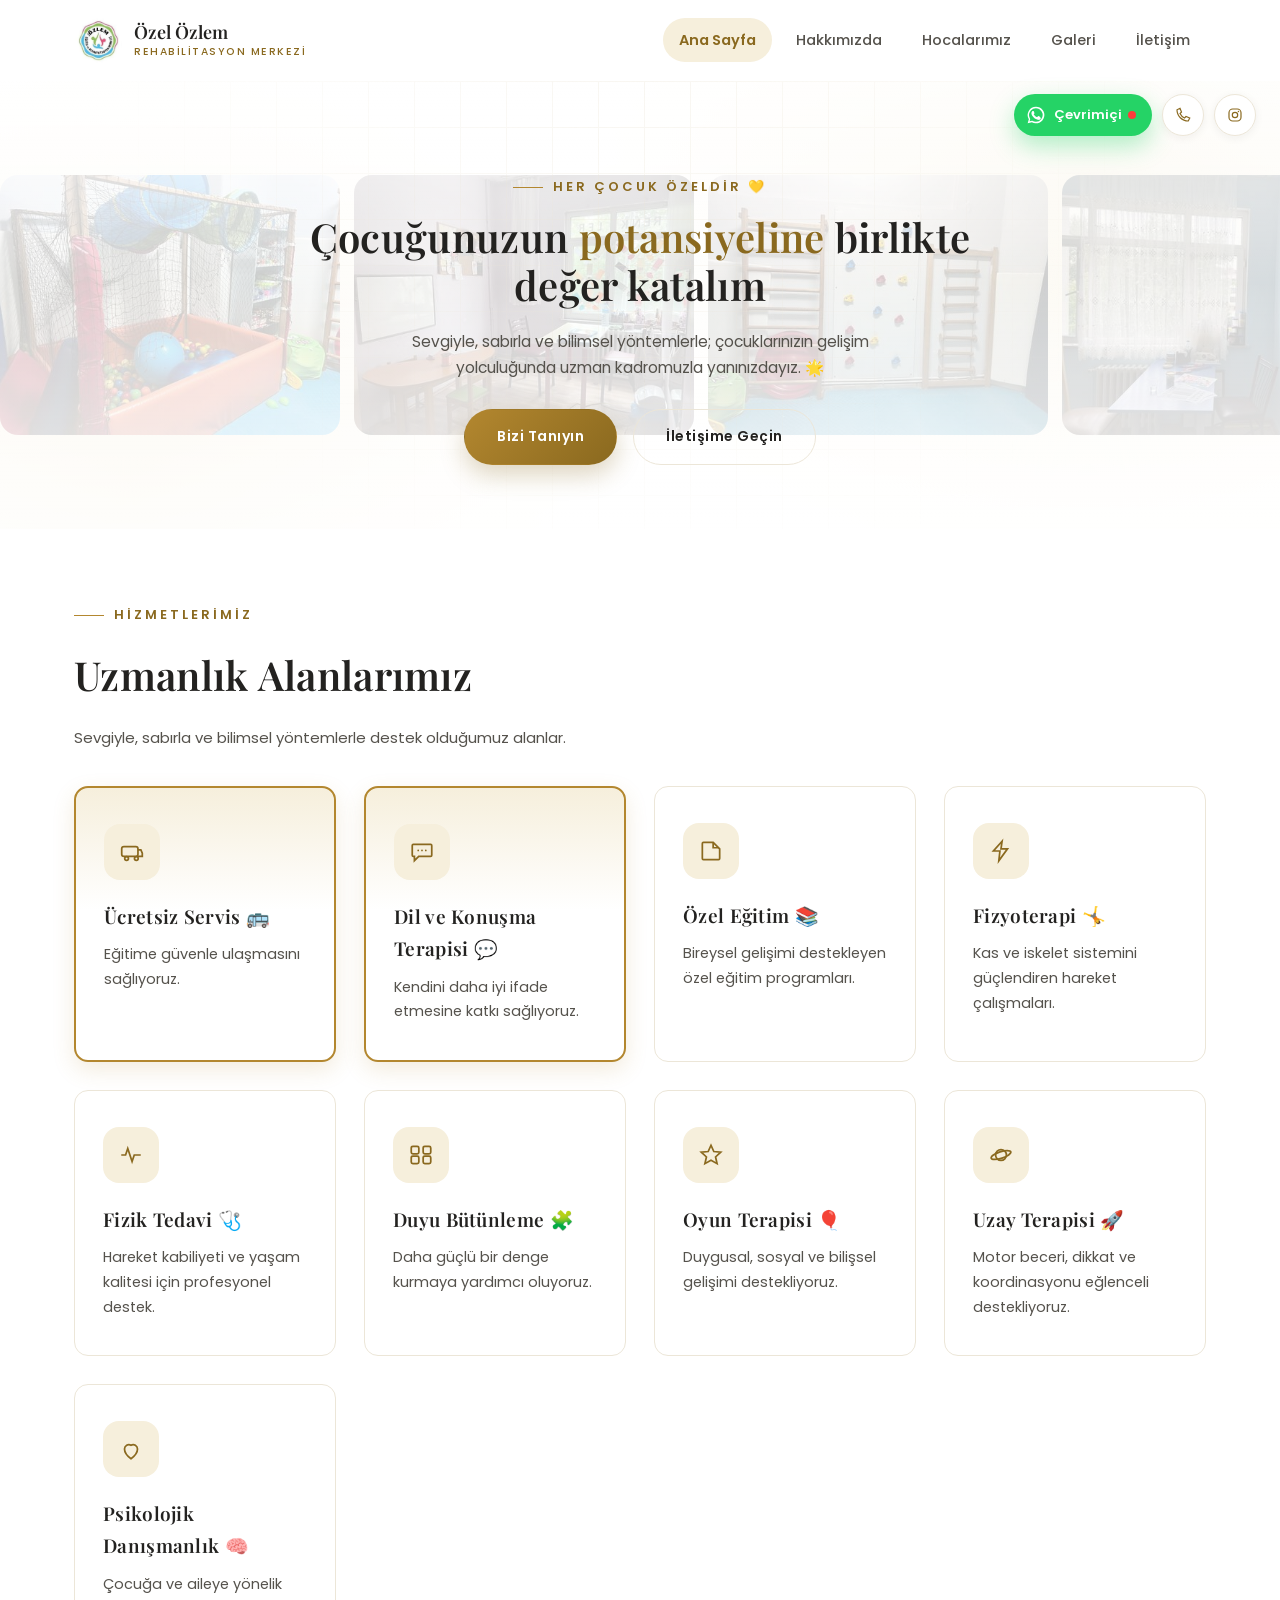
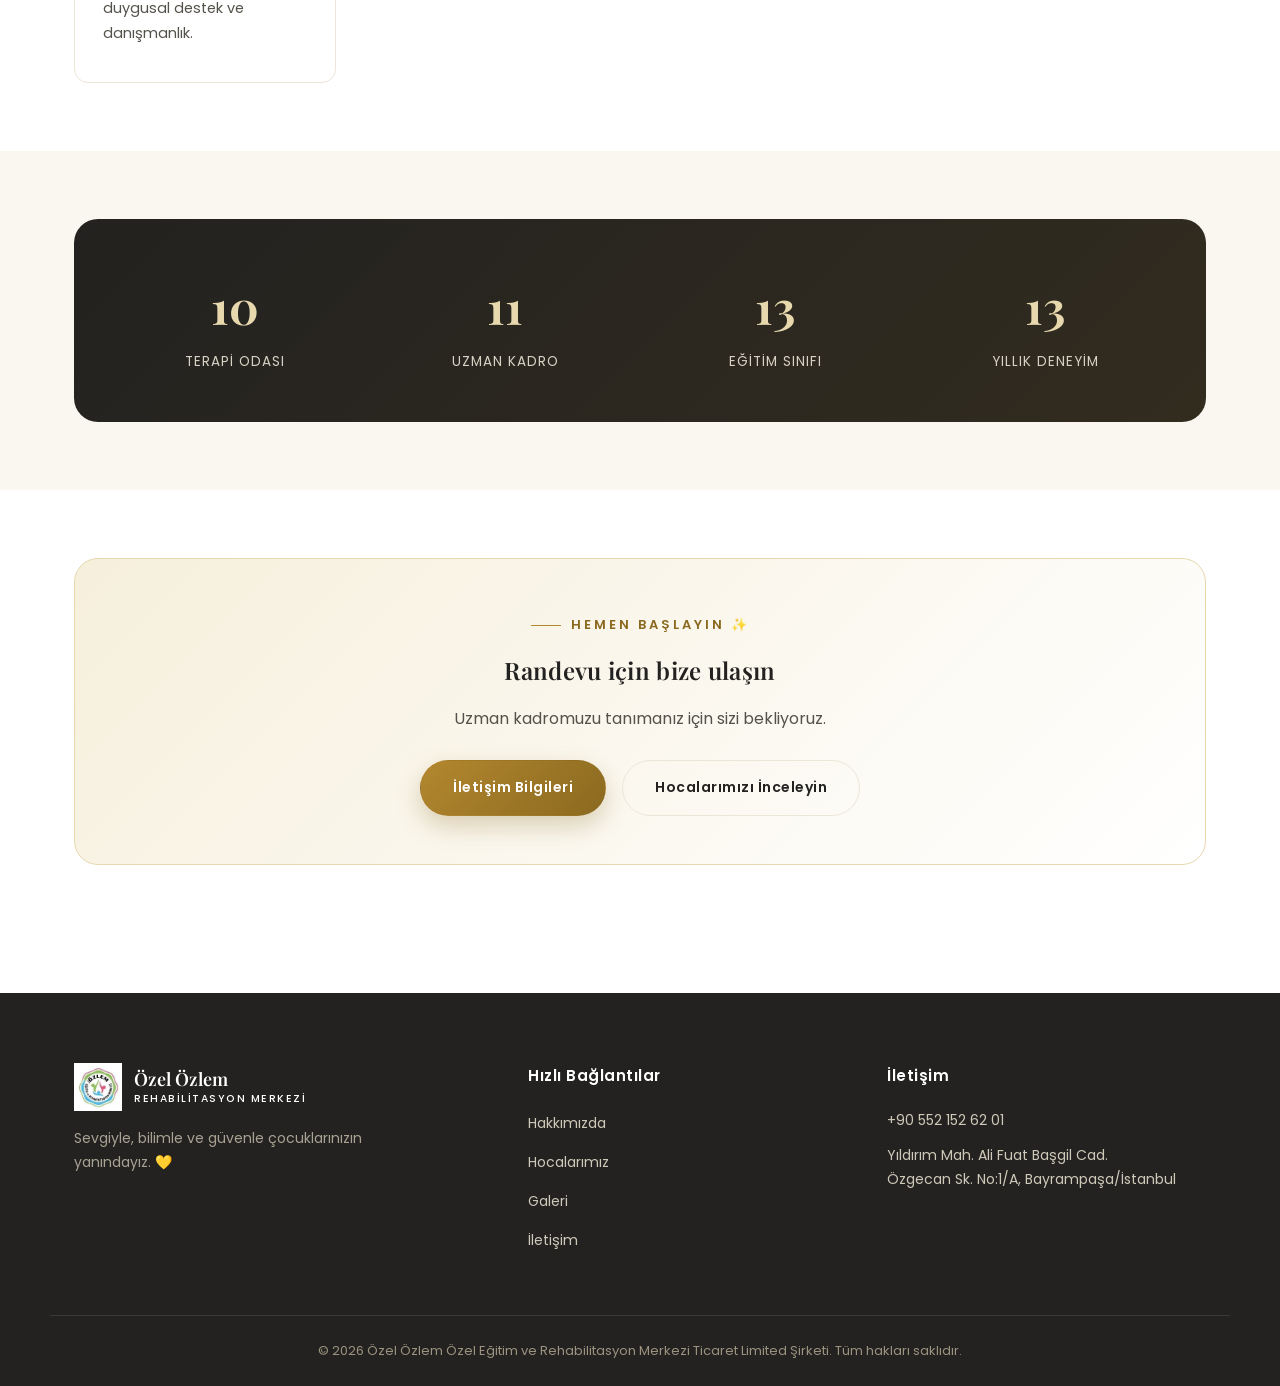
<file: index.html>
<!DOCTYPE html>
<html lang="tr">
<head>
<meta charset="UTF-8">
<meta name="viewport" content="width=device-width, initial-scale=1.0">
<title>Özlem Rehabilitasyon Merkezi | Ana Sayfa</title>
<meta name="description" content="Özlem Rehabilitasyon Merkezi — fizyoterapi, özel eğitim, dil ve konuşma terapisi ve daha fazlası için uzman kadromuzla yanınızdayız.">
<link rel="icon" href="img/logo.webp" type="image/webp">
<link rel="preconnect" href="https://fonts.googleapis.com">
<link href="https://fonts.googleapis.com/css2?family=Playfair+Display:wght@600;700&family=Poppins:wght@300;400;500;600&display=swap" rel="stylesheet">
<link rel="stylesheet" href="css/style.css?v=10">
</head>
<body>
<div class="floating-contact-bar">
  <a href="https://wa.me/905521526201" target="_blank" rel="noopener" class="whatsapp-btn" aria-label="WhatsApp'tan yazın">
    <svg viewBox="0 0 24 24" fill="currentColor"><path d="M12 2a10 10 0 0 0-8.6 15.1L2 22l5.1-1.3A10 10 0 1 0 12 2zm0 18.2c-1.6 0-3.1-.4-4.4-1.2l-.3-.2-3 .8.8-2.9-.2-.3A8.2 8.2 0 1 1 12 20.2zm4.6-6.1c-.3-.1-1.5-.7-1.7-.8-.2-.1-.4-.1-.6.1-.2.2-.7.8-.8 1-.2.2-.3.2-.5.1-.3-.1-1.1-.4-2.1-1.3-.8-.7-1.3-1.6-1.5-1.8-.2-.2 0-.4.1-.5.1-.1.3-.3.4-.5.1-.1.2-.3.2-.4 0-.2 0-.3 0-.5 0-.1-.6-1.5-.8-2-.2-.5-.4-.4-.6-.4h-.5c-.2 0-.5.1-.7.3-.2.2-1 1-1 2.4s1 2.8 1.1 3c.1.2 2 3.1 4.9 4.3.7.3 1.2.5 1.6.6.7.2 1.3.2 1.8.1.5-.1 1.5-.6 1.7-1.2.2-.6.2-1.1.2-1.2-.1-.1-.3-.2-.6-.3z"/></svg>
    <span class="whatsapp-status"><span class="whatsapp-label">Çevrimiçi</span> <span class="live-dot"></span></span>
  </a>
  <a href="tel:+905521526201" class="mini-social" aria-label="Telefon">
    <svg viewBox="0 0 24 24" fill="none" stroke="currentColor" stroke-width="1.6"><path d="M4 5c0 8.3 6.7 15 15 15l2-4-5-2-2 2c-2.5-1.2-4.8-3.5-6-6l2-2-2-5-4 2z"/></svg>
  </a>
  <a href="https://instagram.com/ozlemrehabilitasyon" target="_blank" rel="noopener" class="mini-social" aria-label="Instagram">
    <svg viewBox="0 0 24 24" fill="none" stroke="currentColor" stroke-width="1.6"><rect x="4" y="4" width="16" height="16" rx="5"/><circle cx="12" cy="12" r="3.6"/><circle cx="16.6" cy="7.4" r="1" fill="currentColor" stroke="none"/></svg>
  </a>
</div>

<div class="side-decor left" aria-hidden="true">
  <span style="top:14%; left:22px;">🧩</span>
  <span style="top:46%; left:38px; animation-delay:1.4s;">🌈</span>
  <span style="top:78%; left:18px; animation-delay:2.6s;">⭐</span>
</div>
<div class="side-decor right" aria-hidden="true">
  <span style="top:20%; right:26px;">🎈</span>
  <span style="top:52%; right:16px; animation-delay:1.8s;">🦋</span>
  <span style="top:82%; right:32px; animation-delay:0.9s;">🧸</span>
</div>


<!-- ========================= HEADER ========================= -->
<header class="site-header" id="siteHeader">
  <div class="container header-inner">
    <a href="index.html" class="logo">
      <img src="img/logo.webp" alt="Özlem Rehabilitasyon Merkezi Logo" class="logo-mark">
      <span class="logo-text">Özel Özlem<br><small>Rehabilitasyon Merkezi</small></span>
    </a>
    <nav class="main-nav" id="mainNav">
      <a href="index.html" class="nav-link active">Ana Sayfa</a>
      <a href="hakkimizda.html" class="nav-link">Hakkımızda</a>
      <a href="hocalarimiz.html" class="nav-link">Hocalarımız</a>
      <a href="galeri.html" class="nav-link">Galeri</a>
      <a href="iletisim.html" class="nav-link">İletişim</a>
    </nav>
    <button class="nav-toggle" id="navToggle" aria-label="Menüyü aç/kapat">
      <span></span><span></span><span></span>
    </button>
  </div>
</header>

<!-- ========================= HERO ========================= -->
<section class="hero">
  <div class="hero-photo-marquee" aria-hidden="true">
    <div class="hero-photo-track">
      <img src="img/thumbs/galeri-top-havuzu-thumb.jpg" alt="" loading="eager">
      <img src="img/thumbs/galeri-egitim-sinifi-thumb.jpg" alt="" loading="eager">
      <img src="img/thumbs/galeri-tirmanma-duvari-thumb.jpg" alt="" loading="eager">
      <img src="img/thumbs/galeri-cocuk-eserleri-thumb.jpg" alt="" loading="eager">
      <img src="img/thumbs/galeri-fizik-tedavi-thumb.jpg" alt="" loading="eager">
      <img src="img/thumbs/galeri-oyun-odasi-thumb.jpg" alt="" loading="eager">
      <img src="img/thumbs/galeri-ayna-odasi-thumb.jpg" alt="" loading="eager">
      <img src="img/thumbs/galeri-sinif-pano-thumb.jpg" alt="" loading="eager">
      <img src="img/thumbs/galeri-yurume-rehabilitasyonu-thumb.jpg" alt="" loading="eager">
      <img src="img/thumbs/galeri-oyun-ogrenme-thumb.jpg" alt="" loading="eager">
      <img src="img/thumbs/galeri-duyu-butunleme-thumb.jpg" alt="" loading="eager">
      <img src="img/thumbs/galeri-etkinlik-salonu-thumb.jpg" alt="" loading="eager">
      <img src="img/thumbs/galeri-oyun-koesi-2-thumb.jpg" alt="" loading="eager">
      <img src="img/thumbs/galeri-panolar-thumb.jpg" alt="" loading="eager">
      <img src="img/thumbs/galeri-egzersiz-odasi-thumb.jpg" alt="" loading="eager">
      <img src="img/thumbs/galeri-sinif-2-thumb.jpg" alt="" loading="eager">
      <img src="img/thumbs/galeri-giris-thumb.jpg" alt="" loading="eager">
      <img src="img/thumbs/galeri-salon-2-thumb.jpg" alt="" loading="eager">
      <img src="img/thumbs/galeri-sinif-3-thumb.jpg" alt="" loading="eager">
      <img src="img/thumbs/galeri-sinif-4-thumb.jpg" alt="" loading="eager">
      <img src="img/thumbs/galeri-top-havuzu-thumb.jpg" alt="" loading="lazy">
      <img src="img/thumbs/galeri-egitim-sinifi-thumb.jpg" alt="" loading="lazy">
      <img src="img/thumbs/galeri-tirmanma-duvari-thumb.jpg" alt="" loading="lazy">
      <img src="img/thumbs/galeri-cocuk-eserleri-thumb.jpg" alt="" loading="lazy">
      <img src="img/thumbs/galeri-fizik-tedavi-thumb.jpg" alt="" loading="lazy">
      <img src="img/thumbs/galeri-oyun-odasi-thumb.jpg" alt="" loading="lazy">
      <img src="img/thumbs/galeri-ayna-odasi-thumb.jpg" alt="" loading="lazy">
      <img src="img/thumbs/galeri-sinif-pano-thumb.jpg" alt="" loading="lazy">
      <img src="img/thumbs/galeri-yurume-rehabilitasyonu-thumb.jpg" alt="" loading="lazy">
      <img src="img/thumbs/galeri-oyun-ogrenme-thumb.jpg" alt="" loading="lazy">
      <img src="img/thumbs/galeri-duyu-butunleme-thumb.jpg" alt="" loading="lazy">
      <img src="img/thumbs/galeri-etkinlik-salonu-thumb.jpg" alt="" loading="lazy">
      <img src="img/thumbs/galeri-oyun-koesi-2-thumb.jpg" alt="" loading="lazy">
      <img src="img/thumbs/galeri-panolar-thumb.jpg" alt="" loading="lazy">
      <img src="img/thumbs/galeri-egzersiz-odasi-thumb.jpg" alt="" loading="lazy">
      <img src="img/thumbs/galeri-sinif-2-thumb.jpg" alt="" loading="lazy">
      <img src="img/thumbs/galeri-giris-thumb.jpg" alt="" loading="lazy">
      <img src="img/thumbs/galeri-salon-2-thumb.jpg" alt="" loading="lazy">
      <img src="img/thumbs/galeri-sinif-3-thumb.jpg" alt="" loading="lazy">
      <img src="img/thumbs/galeri-sinif-4-thumb.jpg" alt="" loading="lazy">
    </div>
  </div>
  <div class="container hero-inner">
    <div class="eyebrow center">Her Çocuk Özeldir 💛</div>
    <h1>Çocuğunuzun <span class="accent">potansiyeline</span> birlikte değer katalım</h1>
    <p class="hero-lead">
      Sevgiyle, sabırla ve bilimsel yöntemlerle; çocuklarınızın gelişim
      yolculuğunda uzman kadromuzla yanınızdayız. 🌟
    </p>
    <div class="hero-actions">
      <a href="hakkimizda.html" class="btn btn-primary">Bizi Tanıyın</a>
      <a href="iletisim.html" class="btn btn-outline">İletişime Geçin</a>
      <a href="hocalarimiz.html" class="btn btn-outline hero-action-mobile-only">Hocalarımız</a>
      <a href="galeri.html" class="btn btn-outline hero-action-mobile-only">Galeri</a>
    </div>
  </div>
</section>

<!-- ========================= HİZMETLER ========================= -->
<section>
  <div class="container">
    <div class="eyebrow reveal">Hizmetlerimiz</div>
    <h2 class="section-title reveal">Uzmanlık Alanlarımız</h2>
    <p class="section-lead reveal">
      Sevgiyle, sabırla ve bilimsel yöntemlerle destek olduğumuz alanlar.
    </p>

    <div class="grid grid-4">
      <div class="card card-highlight reveal">
        <div class="icon-badge">
          <svg viewBox="0 0 24 24" fill="none" stroke="currentColor" stroke-width="1.6"><rect x="2.5" y="7" width="15" height="9" rx="2"/><path d="M17.5 10h2.7l1.3 3v3h-4"/><circle cx="7" cy="18" r="1.7"/><circle cx="16" cy="18" r="1.7"/></svg>
        </div>
        <h3>Ücretsiz Servis 🚌</h3>
        <p>Eğitime güvenle ulaşmasını sağlıyoruz.</p>
      </div>
      <div class="card card-highlight reveal reveal-delay-1">
        <div class="icon-badge">
          <svg viewBox="0 0 24 24" fill="none" stroke="currentColor" stroke-width="1.6"><path d="M4 5h16a1 1 0 0 1 1 1v9a1 1 0 0 1-1 1H9l-4 4v-4H4a1 1 0 0 1-1-1V6a1 1 0 0 1 1-1z"/><circle cx="8.5" cy="10.5" r="0.8" fill="currentColor" stroke="none"/><circle cx="12" cy="10.5" r="0.8" fill="currentColor" stroke="none"/><circle cx="15.5" cy="10.5" r="0.8" fill="currentColor" stroke="none"/></svg>
        </div>
        <h3>Dil ve Konuşma Terapisi 💬</h3>
        <p>Kendini daha iyi ifade etmesine katkı sağlıyoruz.</p>
      </div>
      <div class="card reveal reveal-delay-2">
        <div class="icon-badge">
          <svg viewBox="0 0 24 24" fill="none" stroke="currentColor" stroke-width="1.6"><path d="M4 19V5a1 1 0 0 1 1-1h9l6 6v9a1 1 0 0 1-1 1H5a1 1 0 0 1-1-1z"/><path d="M14 4v5h5"/></svg>
        </div>
        <h3>Özel Eğitim 📚</h3>
        <p>Bireysel gelişimi destekleyen özel eğitim programları.</p>
      </div>
      <div class="card reveal reveal-delay-3">
        <div class="icon-badge">
          <svg viewBox="0 0 24 24" fill="none" stroke="currentColor" stroke-width="1.6"><path d="M13 3l-8 9h6l-1 9 8-11h-6l1-7z"/></svg>
        </div>
        <h3>Fizyoterapi 🤸</h3>
        <p>Kas ve iskelet sistemini güçlendiren hareket çalışmaları.</p>
      </div>
      <div class="card reveal">
        <div class="icon-badge">
          <svg viewBox="0 0 24 24" fill="none" stroke="currentColor" stroke-width="1.6"><path d="M3 12h4l2-6 4 12 2-6h6"/></svg>
        </div>
        <h3>Fizik Tedavi 🩺</h3>
        <p>Hareket kabiliyeti ve yaşam kalitesi için profesyonel destek.</p>
      </div>
      <div class="card reveal reveal-delay-1">
        <div class="icon-badge">
          <svg viewBox="0 0 24 24" fill="none" stroke="currentColor" stroke-width="1.6"><rect x="3" y="4" width="7" height="7" rx="1.5"/><rect x="14" y="4" width="7" height="7" rx="1.5"/><rect x="3" y="13" width="7" height="7" rx="1.5"/><rect x="14" y="13" width="7" height="7" rx="1.5"/></svg>
        </div>
        <h3>Duyu Bütünleme 🧩</h3>
        <p>Daha güçlü bir denge kurmaya yardımcı oluyoruz.</p>
      </div>
      <div class="card reveal reveal-delay-2">
        <div class="icon-badge">
          <svg viewBox="0 0 24 24" fill="none" stroke="currentColor" stroke-width="1.6"><path d="M12 3l2.6 5.8 6.4.6-4.8 4.4 1.4 6.2L12 16.9 6.4 20l1.4-6.2L3 9.4l6.4-.6z"/></svg>
        </div>
        <h3>Oyun Terapisi 🎈</h3>
        <p>Duygusal, sosyal ve bilişsel gelişimi destekliyoruz.</p>
      </div>
      <div class="card reveal reveal-delay-3">
        <div class="icon-badge">
          <svg viewBox="0 0 24 24" fill="none" stroke="currentColor" stroke-width="1.6"><circle cx="12" cy="12" r="5"/><ellipse cx="12" cy="12" rx="9.5" ry="3" transform="rotate(-18 12 12)"/></svg>
        </div>
        <h3>Uzay Terapisi 🚀</h3>
        <p>Motor beceri, dikkat ve koordinasyonu eğlenceli destekliyoruz.</p>
      </div>
      <div class="card reveal">
        <div class="icon-badge">
          <svg viewBox="0 0 24 24" fill="none" stroke="currentColor" stroke-width="1.6"><path d="M12 21s-6-4.35-6-9a4 4 0 0 1 6-3.46A4 4 0 0 1 18 12c0 4.65-6 9-6 9z"/></svg>
        </div>
        <h3>Psikolojik Danışmanlık 🧠</h3>
        <p>Çocuğa ve aileye yönelik duygusal destek ve danışmanlık.</p>
      </div>
    </div>
  </div>
</section>

<!-- ========================= SAYILARLA MERKEZİMİZ ========================= -->
<section class="alt">
  <div class="container">
    <div class="stats reveal">
      <div class="grid grid-4">
        <div class="stat-item">
          <div class="stat-number" data-count="12">0</div>
          <div class="stat-label">Terapi Odası</div>
        </div>
        <div class="stat-item">
          <div class="stat-number" data-count="13">0</div>
          <div class="stat-label">Uzman Kadro</div>
        </div>
        <div class="stat-item">
          <div class="stat-number" data-count="16">0</div>
          <div class="stat-label">Eğitim Sınıfı</div>
        </div>
        <div class="stat-item">
          <div class="stat-number" data-count="16">0</div>
          <div class="stat-label">Yıllık Deneyim</div>
        </div>
      </div>
    </div>
  </div>
</section>

<!-- ========================= CTA ========================= -->
<section>
  <div class="container">
    <div class="cta-banner reveal">
      <div class="eyebrow center">Hemen Başlayın ✨</div>
      <h2>Randevu için bize ulaşın</h2>
      <p>Uzman kadromuzu tanımanız için sizi bekliyoruz.</p>
      <div class="hero-actions">
        <a href="iletisim.html" class="btn btn-primary">İletişim Bilgileri</a>
        <a href="hocalarimiz.html" class="btn btn-outline">Hocalarımızı İnceleyin</a>
      </div>
    </div>
  </div>
</section>

<!-- ========================= FOOTER ========================= -->
<footer class="site-footer">
  <div class="container footer-inner">
    <div class="footer-brand">
      <div class="logo">
        <img src="img/logo.webp" alt="Özlem Rehabilitasyon Merkezi Logo" class="logo-mark">
        <span class="logo-text">Özel Özlem<br><small>Rehabilitasyon Merkezi</small></span>
      </div>
      <p>Sevgiyle, bilimle ve güvenle çocuklarınızın yanındayız. 💛</p>
    </div>
    <div class="footer-nav">
      <h4>Hızlı Bağlantılar</h4>
      <ul class="footer-links">
        <li><a href="hakkimizda.html">Hakkımızda</a></li>
        <li><a href="hocalarimiz.html">Hocalarımız</a></li>
        <li><a href="galeri.html">Galeri</a></li>
        <li><a href="iletisim.html">İletişim</a></li>
      </ul>
    </div>
    <div class="footer-contact">
      <h4>İletişim</h4>
      <!-- NOT: Aşağıdaki bilgiler placeholder — gerçek adres/telefon geldiğinde güncellenecek -->
      <a href="tel:+905521526201">+90 552 152 62 01</a>
      <p>Yıldırım Mah. Ali Fuat Başgil Cad.<br>Özgecan Sk. No:1/A, Bayrampaşa/İstanbul</p>
    </div>
  </div>
  <div class="footer-bottom">&copy; <span id="year"></span> Özel Özlem Özel Eğitim ve Rehabilitasyon Merkezi Ticaret Limited Şirketi. Tüm hakları saklıdır.</div>
</footer>

<script src="js/script.js?v=10"></script>
</body>
</html>
</file>
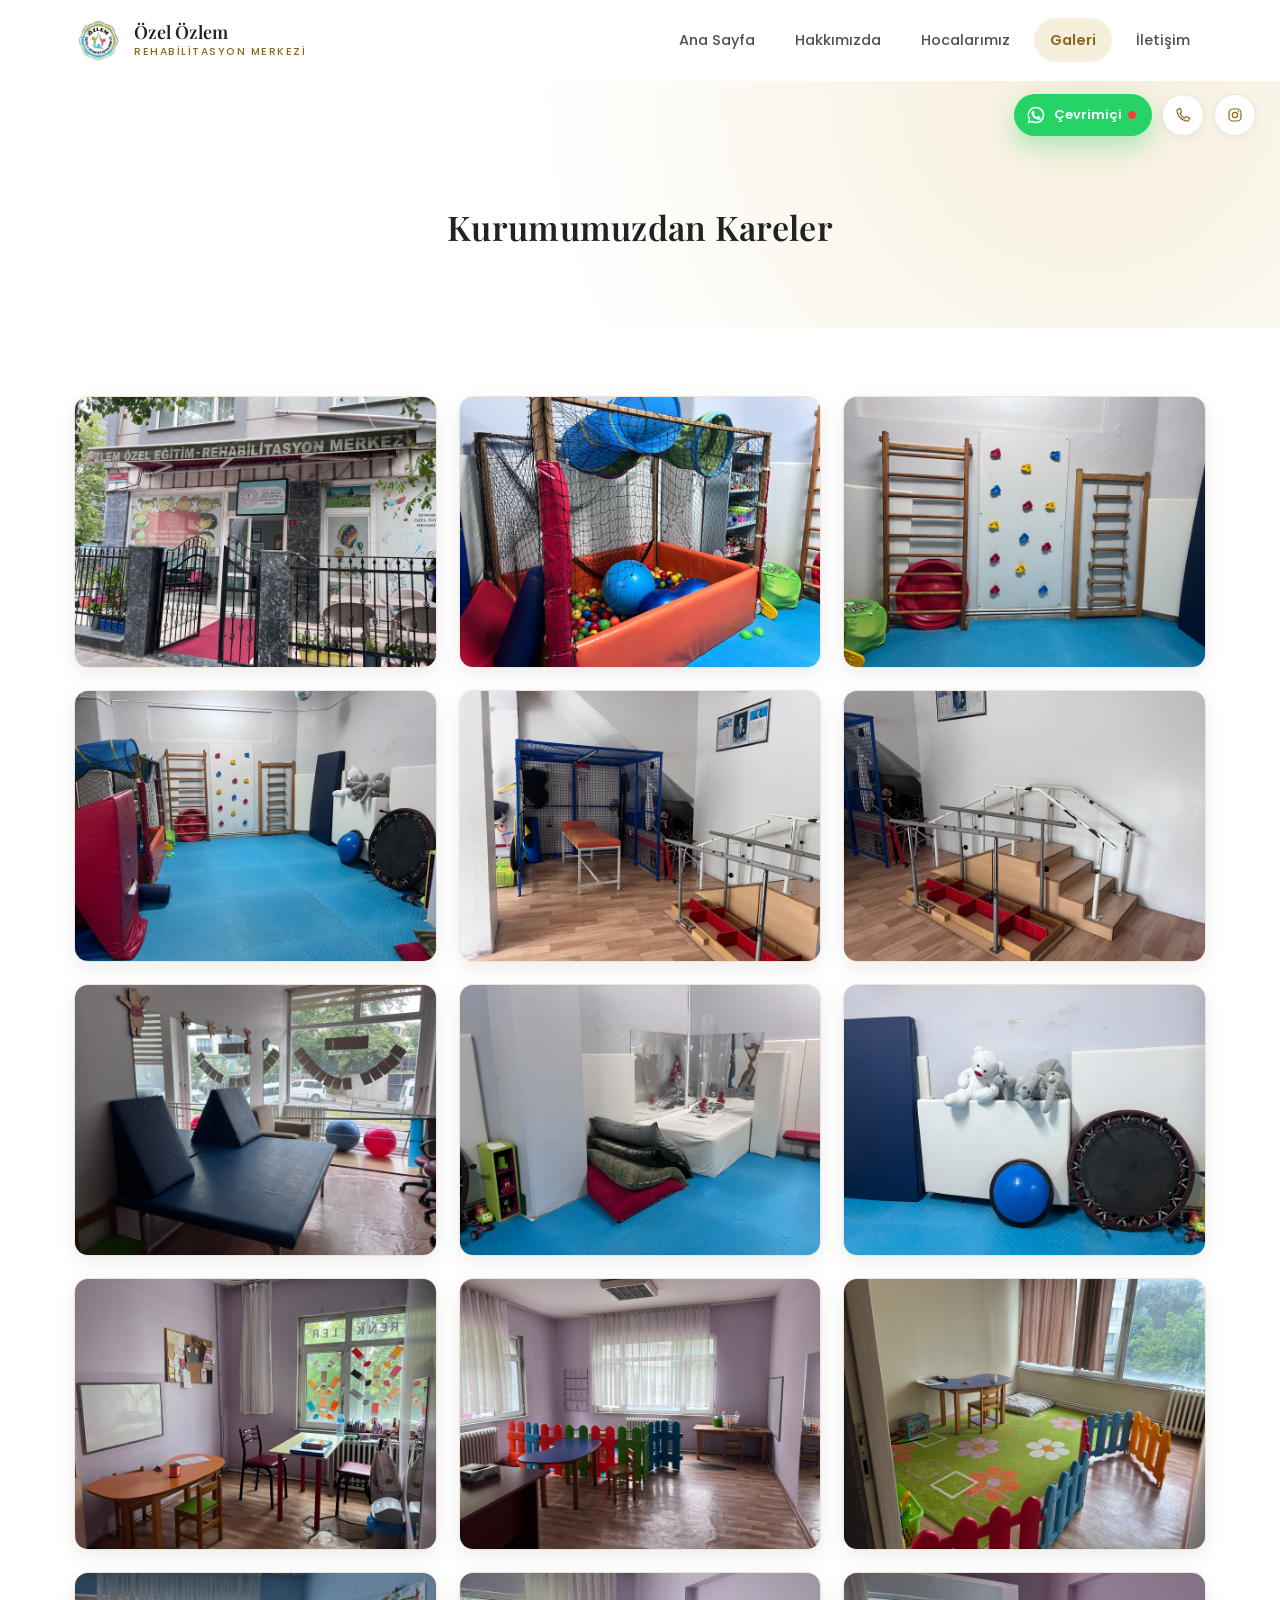
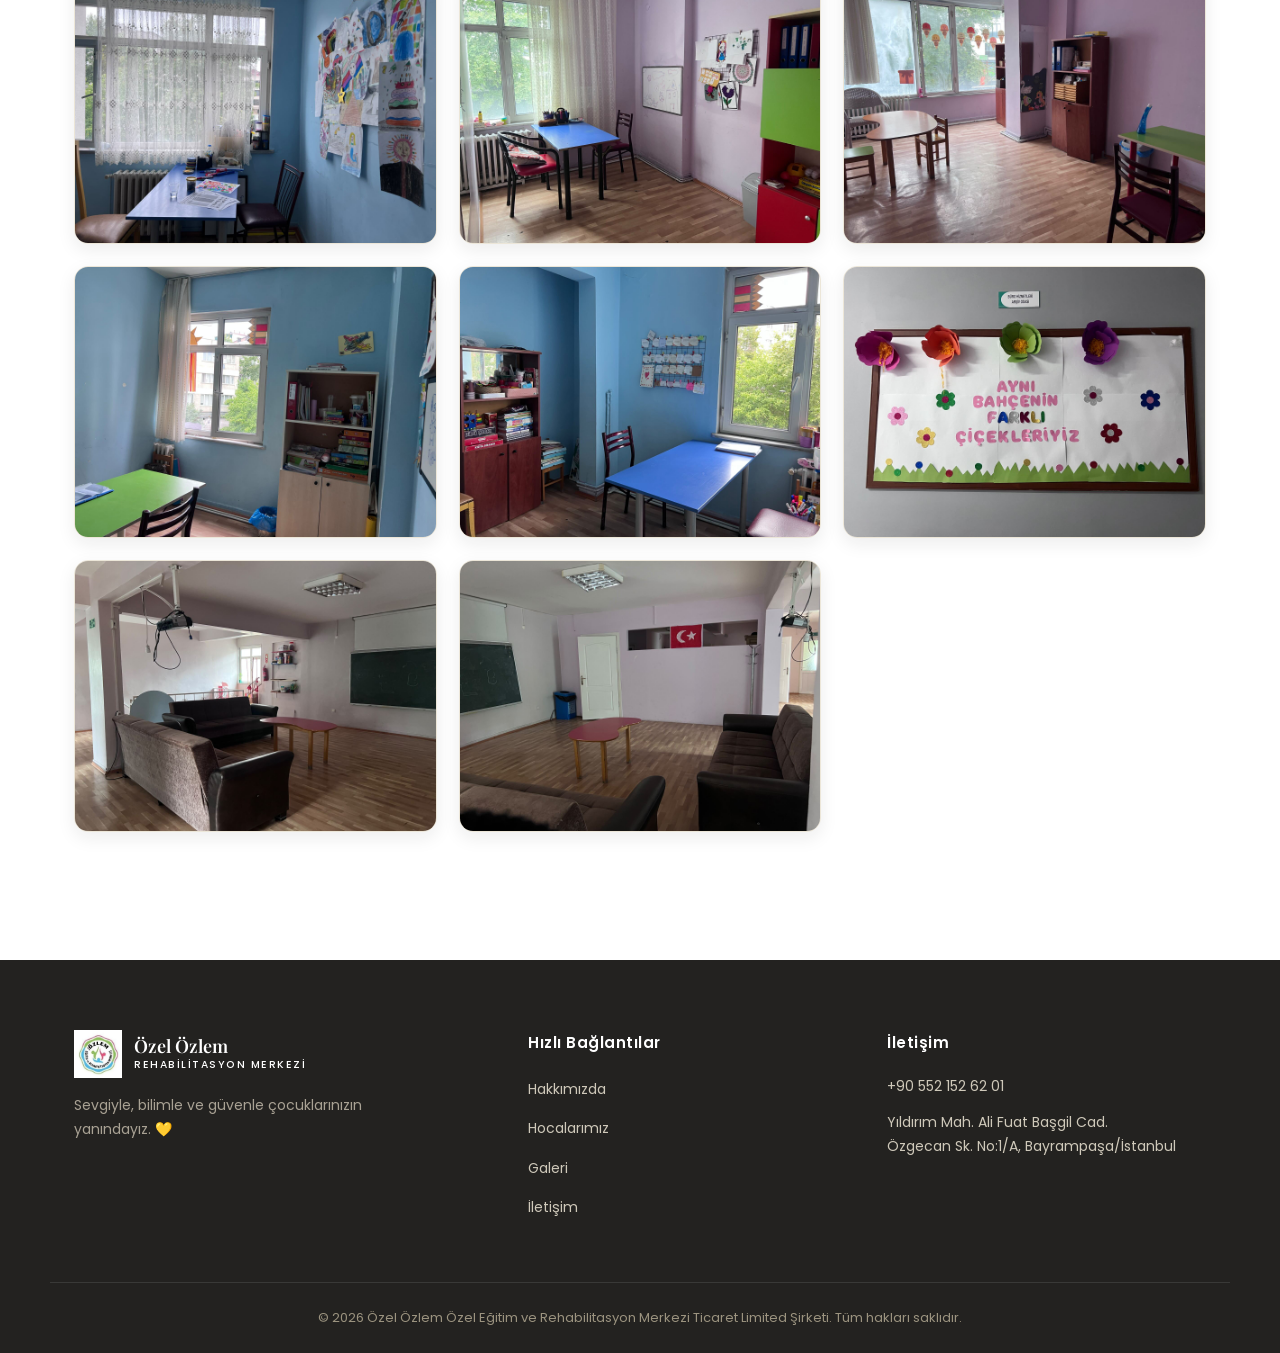
<file: galeri.html>
<!DOCTYPE html>
<html lang="tr">
<head>
<meta charset="UTF-8">
<meta name="viewport" content="width=device-width, initial-scale=1.0">
<title>Galeri | Özlem Rehabilitasyon Merkezi</title>
<meta name="description" content="Özlem Rehabilitasyon Merkezi'nden fotoğraflar.">
<link rel="icon" href="img/logo.webp" type="image/webp">
<link rel="preconnect" href="https://fonts.googleapis.com">
<link href="https://fonts.googleapis.com/css2?family=Playfair+Display:wght@600;700&family=Poppins:wght@300;400;500;600&display=swap" rel="stylesheet">
<link rel="stylesheet" href="css/style.css?v=10">
</head>
<body>
<div class="floating-contact-bar">
  <a href="https://wa.me/905521526201" target="_blank" rel="noopener" class="whatsapp-btn" aria-label="WhatsApp'tan yazın">
    <svg viewBox="0 0 24 24" fill="currentColor"><path d="M12 2a10 10 0 0 0-8.6 15.1L2 22l5.1-1.3A10 10 0 1 0 12 2zm0 18.2c-1.6 0-3.1-.4-4.4-1.2l-.3-.2-3 .8.8-2.9-.2-.3A8.2 8.2 0 1 1 12 20.2zm4.6-6.1c-.3-.1-1.5-.7-1.7-.8-.2-.1-.4-.1-.6.1-.2.2-.7.8-.8 1-.2.2-.3.2-.5.1-.3-.1-1.1-.4-2.1-1.3-.8-.7-1.3-1.6-1.5-1.8-.2-.2 0-.4.1-.5.1-.1.3-.3.4-.5.1-.1.2-.3.2-.4 0-.2 0-.3 0-.5 0-.1-.6-1.5-.8-2-.2-.5-.4-.4-.6-.4h-.5c-.2 0-.5.1-.7.3-.2.2-1 1-1 2.4s1 2.8 1.1 3c.1.2 2 3.1 4.9 4.3.7.3 1.2.5 1.6.6.7.2 1.3.2 1.8.1.5-.1 1.5-.6 1.7-1.2.2-.6.2-1.1.2-1.2-.1-.1-.3-.2-.6-.3z"/></svg>
    <span class="whatsapp-status"><span class="whatsapp-label">Çevrimiçi</span> <span class="live-dot"></span></span>
  </a>
  <a href="tel:+905521526201" class="mini-social" aria-label="Telefon">
    <svg viewBox="0 0 24 24" fill="none" stroke="currentColor" stroke-width="1.6"><path d="M4 5c0 8.3 6.7 15 15 15l2-4-5-2-2 2c-2.5-1.2-4.8-3.5-6-6l2-2-2-5-4 2z"/></svg>
  </a>
  <a href="https://instagram.com/ozlemrehabilitasyon" target="_blank" rel="noopener" class="mini-social" aria-label="Instagram">
    <svg viewBox="0 0 24 24" fill="none" stroke="currentColor" stroke-width="1.6"><rect x="4" y="4" width="16" height="16" rx="5"/><circle cx="12" cy="12" r="3.6"/><circle cx="16.6" cy="7.4" r="1" fill="currentColor" stroke="none"/></svg>
  </a>
</div>

<div class="side-decor left" aria-hidden="true">
  <span style="top:14%; left:22px;">🧩</span>
  <span style="top:46%; left:38px; animation-delay:1.4s;">🌈</span>
  <span style="top:78%; left:18px; animation-delay:2.6s;">⭐</span>
</div>
<div class="side-decor right" aria-hidden="true">
  <span style="top:20%; right:26px;">🎈</span>
  <span style="top:52%; right:16px; animation-delay:1.8s;">🦋</span>
  <span style="top:82%; right:32px; animation-delay:0.9s;">🧸</span>
</div>


<header class="site-header" id="siteHeader">
  <div class="container header-inner">
    <a href="index.html" class="logo">
      <img src="img/logo.webp" alt="Özlem Rehabilitasyon Merkezi Logo" class="logo-mark">
      <span class="logo-text">Özel Özlem<br><small>Rehabilitasyon Merkezi</small></span>
    </a>
    <nav class="main-nav" id="mainNav">
      <a href="index.html" class="nav-link">Ana Sayfa</a>
      <a href="hakkimizda.html" class="nav-link">Hakkımızda</a>
      <a href="hocalarimiz.html" class="nav-link">Hocalarımız</a>
      <a href="galeri.html" class="nav-link active">Galeri</a>
      <a href="iletisim.html" class="nav-link">İletişim</a>
    </nav>
    <button class="nav-toggle" id="navToggle" aria-label="Menüyü aç/kapat">
      <span></span><span></span><span></span>
    </button>
  </div>
</header>

<section class="page-hero">
  <div class="container">
    <h1 class="center">Kurumumuzdan Kareler</h1>
  </div>
</section>

<section>
  <div class="container">
    <div class="gallery-grid">

      <div class="gallery-item reveal">
        <img src="img/galeri-giris.jpg" alt="Merkez Girişi" loading="lazy">
      </div>

      <div class="gallery-item reveal reveal-delay-1">
        <img src="img/galeri-top-havuzu.jpg" alt="Top Havuzu ve Oyun Alanı" loading="lazy">
      </div>

      <div class="gallery-item reveal reveal-delay-2">
        <img src="img/galeri-tirmanma-duvari.jpg" alt="Tırmanma ve Denge Duvarı" loading="lazy">
      </div>

      <div class="gallery-item reveal">
        <img src="img/galeri-oyun-koesi-2.jpg" alt="Oyun ve Egzersiz Köşesi" loading="lazy">
      </div>

      <div class="gallery-item reveal reveal-delay-1">
        <img src="img/galeri-fizik-tedavi.jpg" alt="Fizik Tedavi Odası" loading="lazy">
      </div>

      <div class="gallery-item reveal reveal-delay-2">
        <img src="img/galeri-yurume-rehabilitasyonu.jpg" alt="Yürüme Rehabilitasyonu" loading="lazy">
      </div>

      <div class="gallery-item reveal">
        <img src="img/galeri-egzersiz-odasi.jpg" alt="Egzersiz ve Denge Odası" loading="lazy">
      </div>

      <div class="gallery-item reveal reveal-delay-1">
        <img src="img/galeri-ayna-odasi.jpg" alt="Ayna ve Duyu Odası" loading="lazy">
      </div>

      <div class="gallery-item reveal reveal-delay-2">
        <img src="img/galeri-duyu-butunleme.jpg" alt="Duyu Bütünleme Köşesi" loading="lazy">
      </div>

      <div class="gallery-item reveal">
        <img src="img/galeri-egitim-sinifi.jpg" alt="Eğitim Sınıfı" loading="lazy">
      </div>

      <div class="gallery-item reveal reveal-delay-1">
        <img src="img/galeri-oyun-ogrenme.jpg" alt="Oyun ve Öğrenme Köşesi" loading="lazy">
      </div>

      <div class="gallery-item reveal reveal-delay-2">
        <img src="img/galeri-oyun-odasi.jpg" alt="Oyun Odası" loading="lazy">
      </div>

      <div class="gallery-item reveal">
        <img src="img/galeri-cocuk-eserleri.jpg" alt="Çocuklarımızın Eserleri" loading="lazy">
      </div>

      <div class="gallery-item reveal reveal-delay-1">
        <img src="img/galeri-sinif-pano.jpg" alt="Sınıf Panosu" loading="lazy">
      </div>

      <div class="gallery-item reveal reveal-delay-2">
        <img src="img/galeri-sinif-2.jpg" alt="Eğitim Sınıfı" loading="lazy">
      </div>

      <div class="gallery-item reveal">
        <img src="img/galeri-sinif-3.jpg" alt="Eğitim Sınıfı" loading="lazy">
      </div>

      <div class="gallery-item reveal reveal-delay-1">
        <img src="img/galeri-sinif-4.jpg" alt="Eğitim Sınıfı" loading="lazy">
      </div>

      <div class="gallery-item reveal reveal-delay-2">
        <img src="img/galeri-panolar.jpg" alt="Etkinlik Panosu" loading="lazy">
      </div>

      <div class="gallery-item reveal">
        <img src="img/galeri-etkinlik-salonu.jpg" alt="Etkinlik ve Toplantı Salonu" loading="lazy">
      </div>

      <div class="gallery-item reveal reveal-delay-1">
        <img src="img/galeri-salon-2.jpg" alt="Dinlenme Salonu" loading="lazy">
      </div>

    </div>
  </div>
</section>

<footer class="site-footer">
  <div class="container footer-inner">
    <div class="footer-brand">
      <div class="logo">
        <img src="img/logo.webp" alt="Özlem Rehabilitasyon Merkezi Logo" class="logo-mark">
        <span class="logo-text">Özel Özlem<br><small>Rehabilitasyon Merkezi</small></span>
      </div>
      <p>Sevgiyle, bilimle ve güvenle çocuklarınızın yanındayız. 💛</p>
    </div>
    <div class="footer-nav">
      <h4>Hızlı Bağlantılar</h4>
      <ul class="footer-links">
        <li><a href="hakkimizda.html">Hakkımızda</a></li>
        <li><a href="hocalarimiz.html">Hocalarımız</a></li>
        <li><a href="galeri.html">Galeri</a></li>
        <li><a href="iletisim.html">İletişim</a></li>
      </ul>
    </div>
    <div class="footer-contact">
      <h4>İletişim</h4>
      <a href="tel:+905521526201">+90 552 152 62 01</a>
      <p>Yıldırım Mah. Ali Fuat Başgil Cad.<br>Özgecan Sk. No:1/A, Bayrampaşa/İstanbul</p>
    </div>
  </div>
  <div class="footer-bottom">&copy; <span id="year"></span> Özel Özlem Özel Eğitim ve Rehabilitasyon Merkezi Ticaret Limited Şirketi. Tüm hakları saklıdır.</div>
</footer>

<script src="js/script.js?v=10"></script>
</body>
</html>
</file>
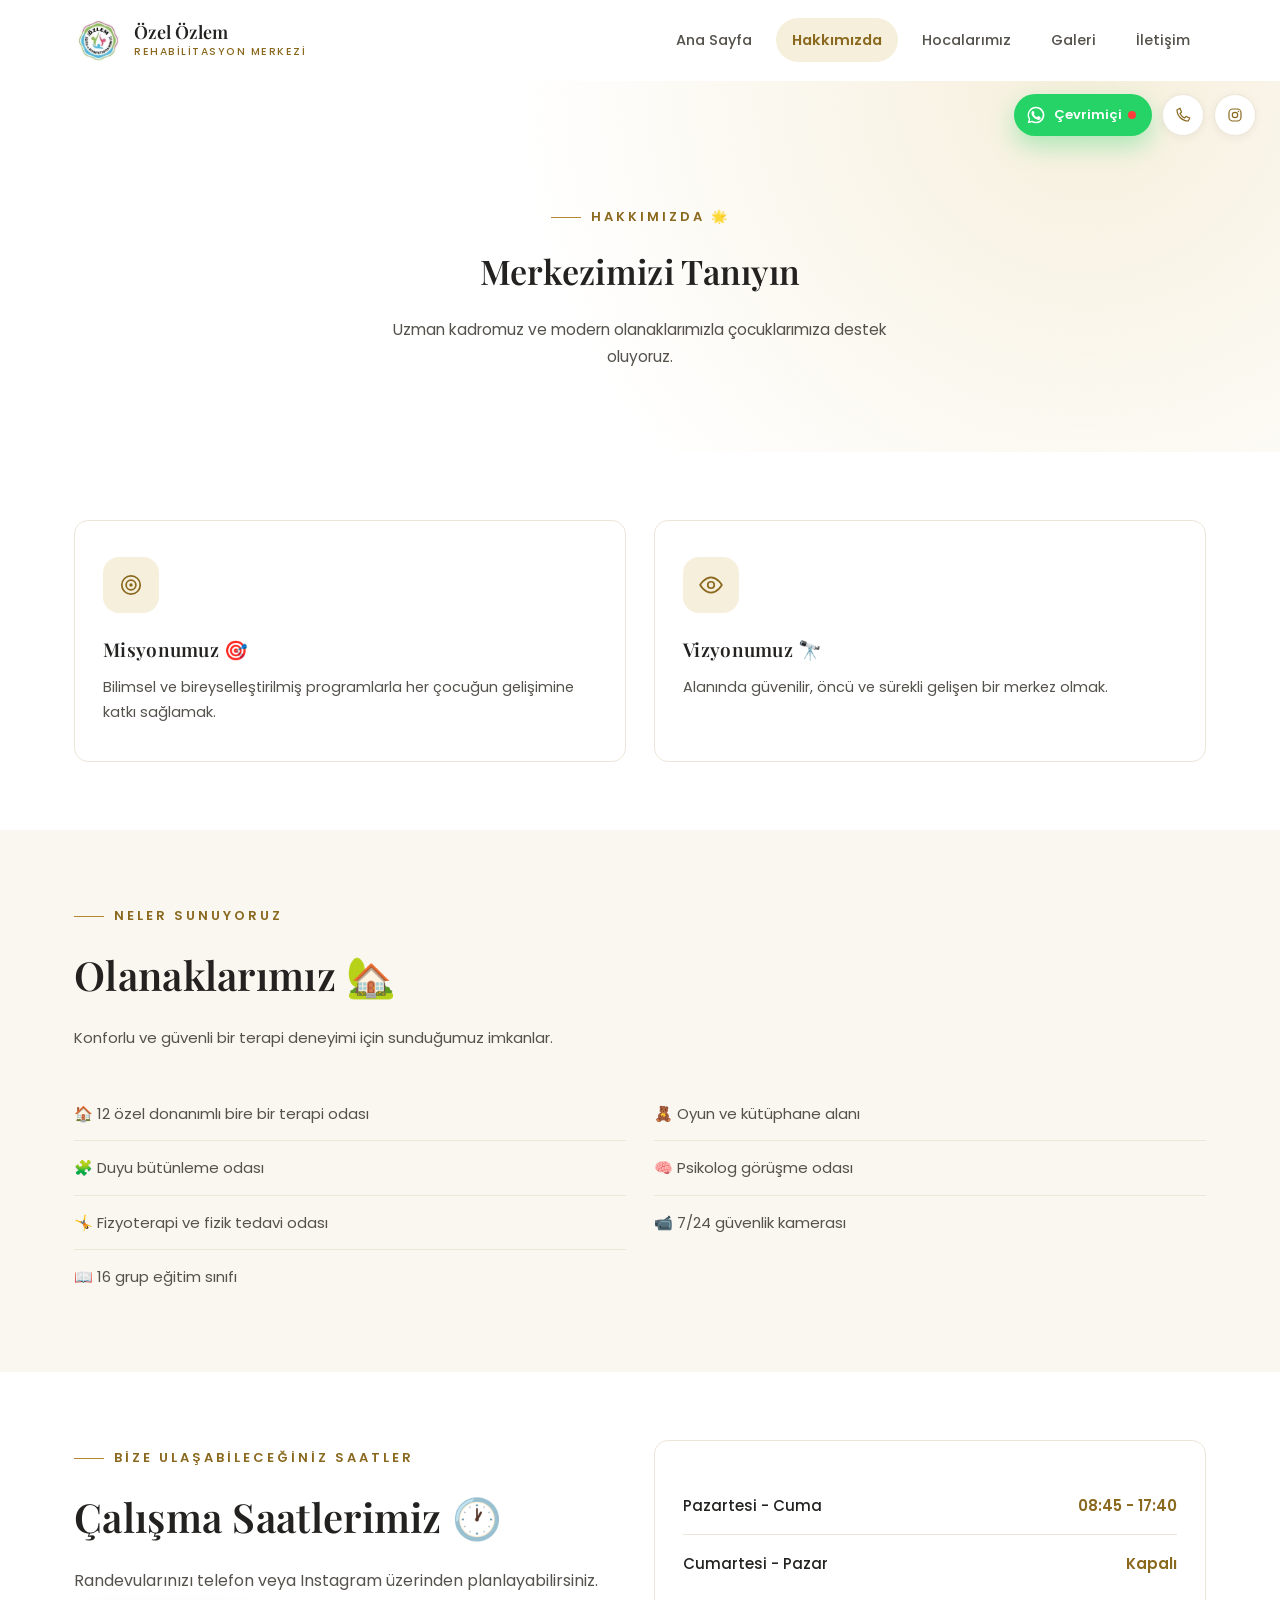
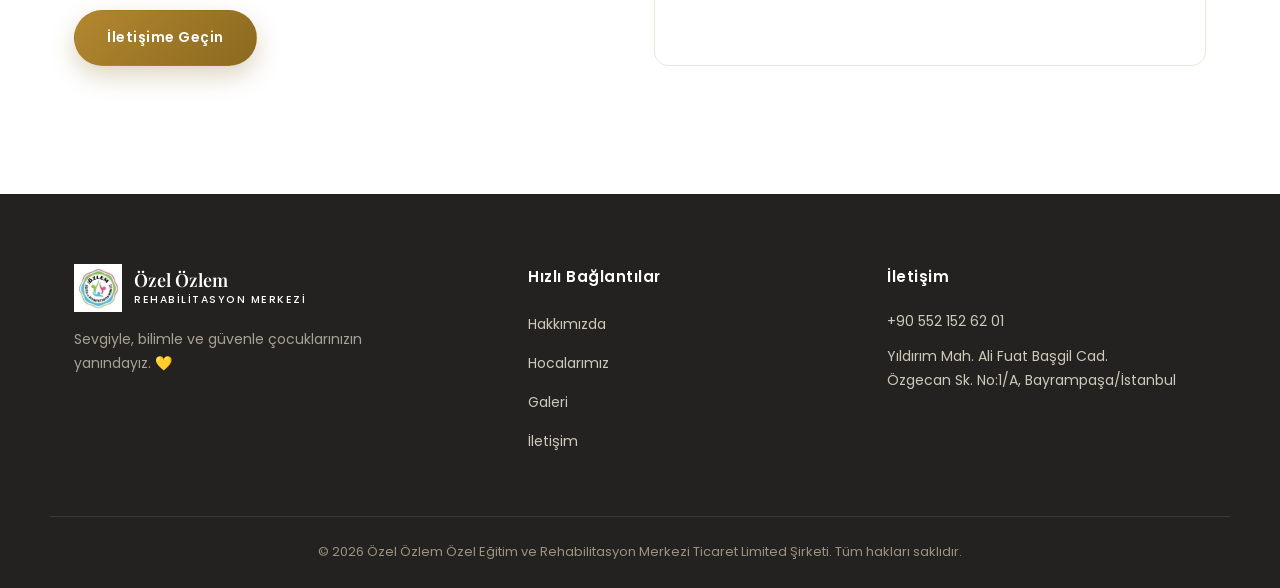
<file: hakkimizda.html>
<!DOCTYPE html>
<html lang="tr">
<head>
<meta charset="UTF-8">
<meta name="viewport" content="width=device-width, initial-scale=1.0">
<title>Hakkımızda | Özlem Rehabilitasyon Merkezi</title>
<meta name="description" content="Özlem Rehabilitasyon Merkezi'nin misyonu, olanakları ve çalışma saatleri hakkında bilgi alın.">
<link rel="icon" href="img/logo.webp" type="image/webp">
<link rel="preconnect" href="https://fonts.googleapis.com">
<link href="https://fonts.googleapis.com/css2?family=Playfair+Display:wght@600;700&family=Poppins:wght@300;400;500;600&display=swap" rel="stylesheet">
<link rel="stylesheet" href="css/style.css?v=10">
</head>
<body>
<div class="floating-contact-bar">
  <a href="https://wa.me/905521526201" target="_blank" rel="noopener" class="whatsapp-btn" aria-label="WhatsApp'tan yazın">
    <svg viewBox="0 0 24 24" fill="currentColor"><path d="M12 2a10 10 0 0 0-8.6 15.1L2 22l5.1-1.3A10 10 0 1 0 12 2zm0 18.2c-1.6 0-3.1-.4-4.4-1.2l-.3-.2-3 .8.8-2.9-.2-.3A8.2 8.2 0 1 1 12 20.2zm4.6-6.1c-.3-.1-1.5-.7-1.7-.8-.2-.1-.4-.1-.6.1-.2.2-.7.8-.8 1-.2.2-.3.2-.5.1-.3-.1-1.1-.4-2.1-1.3-.8-.7-1.3-1.6-1.5-1.8-.2-.2 0-.4.1-.5.1-.1.3-.3.4-.5.1-.1.2-.3.2-.4 0-.2 0-.3 0-.5 0-.1-.6-1.5-.8-2-.2-.5-.4-.4-.6-.4h-.5c-.2 0-.5.1-.7.3-.2.2-1 1-1 2.4s1 2.8 1.1 3c.1.2 2 3.1 4.9 4.3.7.3 1.2.5 1.6.6.7.2 1.3.2 1.8.1.5-.1 1.5-.6 1.7-1.2.2-.6.2-1.1.2-1.2-.1-.1-.3-.2-.6-.3z"/></svg>
    <span class="whatsapp-status"><span class="whatsapp-label">Çevrimiçi</span> <span class="live-dot"></span></span>
  </a>
  <a href="tel:+905521526201" class="mini-social" aria-label="Telefon">
    <svg viewBox="0 0 24 24" fill="none" stroke="currentColor" stroke-width="1.6"><path d="M4 5c0 8.3 6.7 15 15 15l2-4-5-2-2 2c-2.5-1.2-4.8-3.5-6-6l2-2-2-5-4 2z"/></svg>
  </a>
  <a href="https://instagram.com/ozlemrehabilitasyon" target="_blank" rel="noopener" class="mini-social" aria-label="Instagram">
    <svg viewBox="0 0 24 24" fill="none" stroke="currentColor" stroke-width="1.6"><rect x="4" y="4" width="16" height="16" rx="5"/><circle cx="12" cy="12" r="3.6"/><circle cx="16.6" cy="7.4" r="1" fill="currentColor" stroke="none"/></svg>
  </a>
</div>

<div class="side-decor left" aria-hidden="true">
  <span style="top:14%; left:22px;">🧩</span>
  <span style="top:46%; left:38px; animation-delay:1.4s;">🌈</span>
  <span style="top:78%; left:18px; animation-delay:2.6s;">⭐</span>
</div>
<div class="side-decor right" aria-hidden="true">
  <span style="top:20%; right:26px;">🎈</span>
  <span style="top:52%; right:16px; animation-delay:1.8s;">🦋</span>
  <span style="top:82%; right:32px; animation-delay:0.9s;">🧸</span>
</div>


<header class="site-header" id="siteHeader">
  <div class="container header-inner">
    <a href="index.html" class="logo">
      <img src="img/logo.webp" alt="Özlem Rehabilitasyon Merkezi Logo" class="logo-mark">
      <span class="logo-text">Özel Özlem<br><small>Rehabilitasyon Merkezi</small></span>
    </a>
    <nav class="main-nav" id="mainNav">
      <a href="index.html" class="nav-link">Ana Sayfa</a>
      <a href="hakkimizda.html" class="nav-link active">Hakkımızda</a>
      <a href="hocalarimiz.html" class="nav-link">Hocalarımız</a>
      <a href="galeri.html" class="nav-link">Galeri</a>
      <a href="iletisim.html" class="nav-link">İletişim</a>
    </nav>
    <button class="nav-toggle" id="navToggle" aria-label="Menüyü aç/kapat">
      <span></span><span></span><span></span>
    </button>
  </div>
</header>

<section class="page-hero">
  <div class="container">
    <div class="eyebrow center">Hakkımızda 🌟</div>
    <h1>Merkezimizi Tanıyın</h1>
    <p class="hero-lead center">
      Uzman kadromuz ve modern olanaklarımızla çocuklarımıza destek oluyoruz.
    </p>
  </div>
</section>

<!-- ========================= MİSYON & VİZYON ========================= -->
<section>
  <div class="container">
    <div class="grid grid-2 grid-2-mobile-split">
      <div class="card reveal">
        <div class="icon-badge">
          <svg viewBox="0 0 24 24" fill="none" stroke="currentColor" stroke-width="1.6"><circle cx="12" cy="12" r="8.5"/><circle cx="12" cy="12" r="4.5"/><circle cx="12" cy="12" r="0.8" fill="currentColor"/></svg>
        </div>
        <h3>Misyonumuz 🎯</h3>
        <p>
          Bilimsel ve bireyselleştirilmiş programlarla her çocuğun
          gelişimine katkı sağlamak.
        </p>
      </div>
      <div class="card reveal reveal-delay-1">
        <div class="icon-badge">
          <svg viewBox="0 0 24 24" fill="none" stroke="currentColor" stroke-width="1.6"><path d="M2 12s4-7 10-7 10 7 10 7-4 7-10 7-10-7-10-7z"/><circle cx="12" cy="12" r="3"/></svg>
        </div>
        <h3>Vizyonumuz 🔭</h3>
        <p>
          Alanında güvenilir, öncü ve sürekli gelişen bir merkez olmak.
        </p>
      </div>
    </div>
  </div>
</section>

<!-- ========================= OLANAKLARIMIZ ========================= -->
<section class="alt">
  <div class="container">
    <div class="eyebrow reveal">Neler Sunuyoruz</div>
    <h2 class="section-title reveal">Olanaklarımız 🏡</h2>
    <p class="section-lead reveal">
      Konforlu ve güvenli bir terapi deneyimi için sunduğumuz imkanlar.
    </p>

    <div class="grid grid-2">
      <ul class="check-list reveal">
        <li>🏠 12 özel donanımlı bire bir terapi odası</li>
        <li>🧩 Duyu bütünleme odası</li>
        <li>🤸 Fizyoterapi ve fizik tedavi odası</li>
        <li>📖 16 grup eğitim sınıfı</li>
      </ul>
      <ul class="check-list reveal reveal-delay-1">
        <li>🧸 Oyun ve kütüphane alanı</li>
        <li>🧠 Psikolog görüşme odası</li>
        <li>📹 7/24 güvenlik kamerası</li>
      </ul>
    </div>
  </div>
</section>

<!-- ========================= ÇALIŞMA SAATLERİ ========================= -->
<section>
  <div class="container">
    <div class="grid grid-2">
      <div class="reveal">
        <div class="eyebrow">Bize Ulaşabileceğiniz Saatler</div>
        <h2 class="section-title">Çalışma Saatlerimiz 🕐</h2>
        <p>
          Randevularınızı telefon veya Instagram üzerinden planlayabilirsiniz.
        </p>
        <a href="iletisim.html" class="btn btn-primary">İletişime Geçin</a>
      </div>
      <div class="card reveal reveal-delay-1">
        <table class="hours-table">
          <tr><td>Pazartesi - Cuma</td><td>08:45 - 17:40</td></tr>
          <tr><td>Cumartesi - Pazar</td><td>Kapalı</td></tr>
        </table>
      </div>
    </div>
  </div>
</section>

<footer class="site-footer">
  <div class="container footer-inner">
    <div class="footer-brand">
      <div class="logo">
        <img src="img/logo.webp" alt="Özlem Rehabilitasyon Merkezi Logo" class="logo-mark">
        <span class="logo-text">Özel Özlem<br><small>Rehabilitasyon Merkezi</small></span>
      </div>
      <p>Sevgiyle, bilimle ve güvenle çocuklarınızın yanındayız. 💛</p>
    </div>
    <div class="footer-nav">
      <h4>Hızlı Bağlantılar</h4>
      <ul class="footer-links">
        <li><a href="hakkimizda.html">Hakkımızda</a></li>
        <li><a href="hocalarimiz.html">Hocalarımız</a></li>
        <li><a href="galeri.html">Galeri</a></li>
        <li><a href="iletisim.html">İletişim</a></li>
      </ul>
    </div>
    <div class="footer-contact">
      <h4>İletişim</h4>
      <a href="tel:+905521526201">+90 552 152 62 01</a>
      <p>Yıldırım Mah. Ali Fuat Başgil Cad.<br>Özgecan Sk. No:1/A, Bayrampaşa/İstanbul</p>
    </div>
  </div>
  <div class="footer-bottom">&copy; <span id="year"></span> Özel Özlem Özel Eğitim ve Rehabilitasyon Merkezi Ticaret Limited Şirketi. Tüm hakları saklıdır.</div>
</footer>

<script src="js/script.js?v=10"></script>
</body>
</html>
</file>
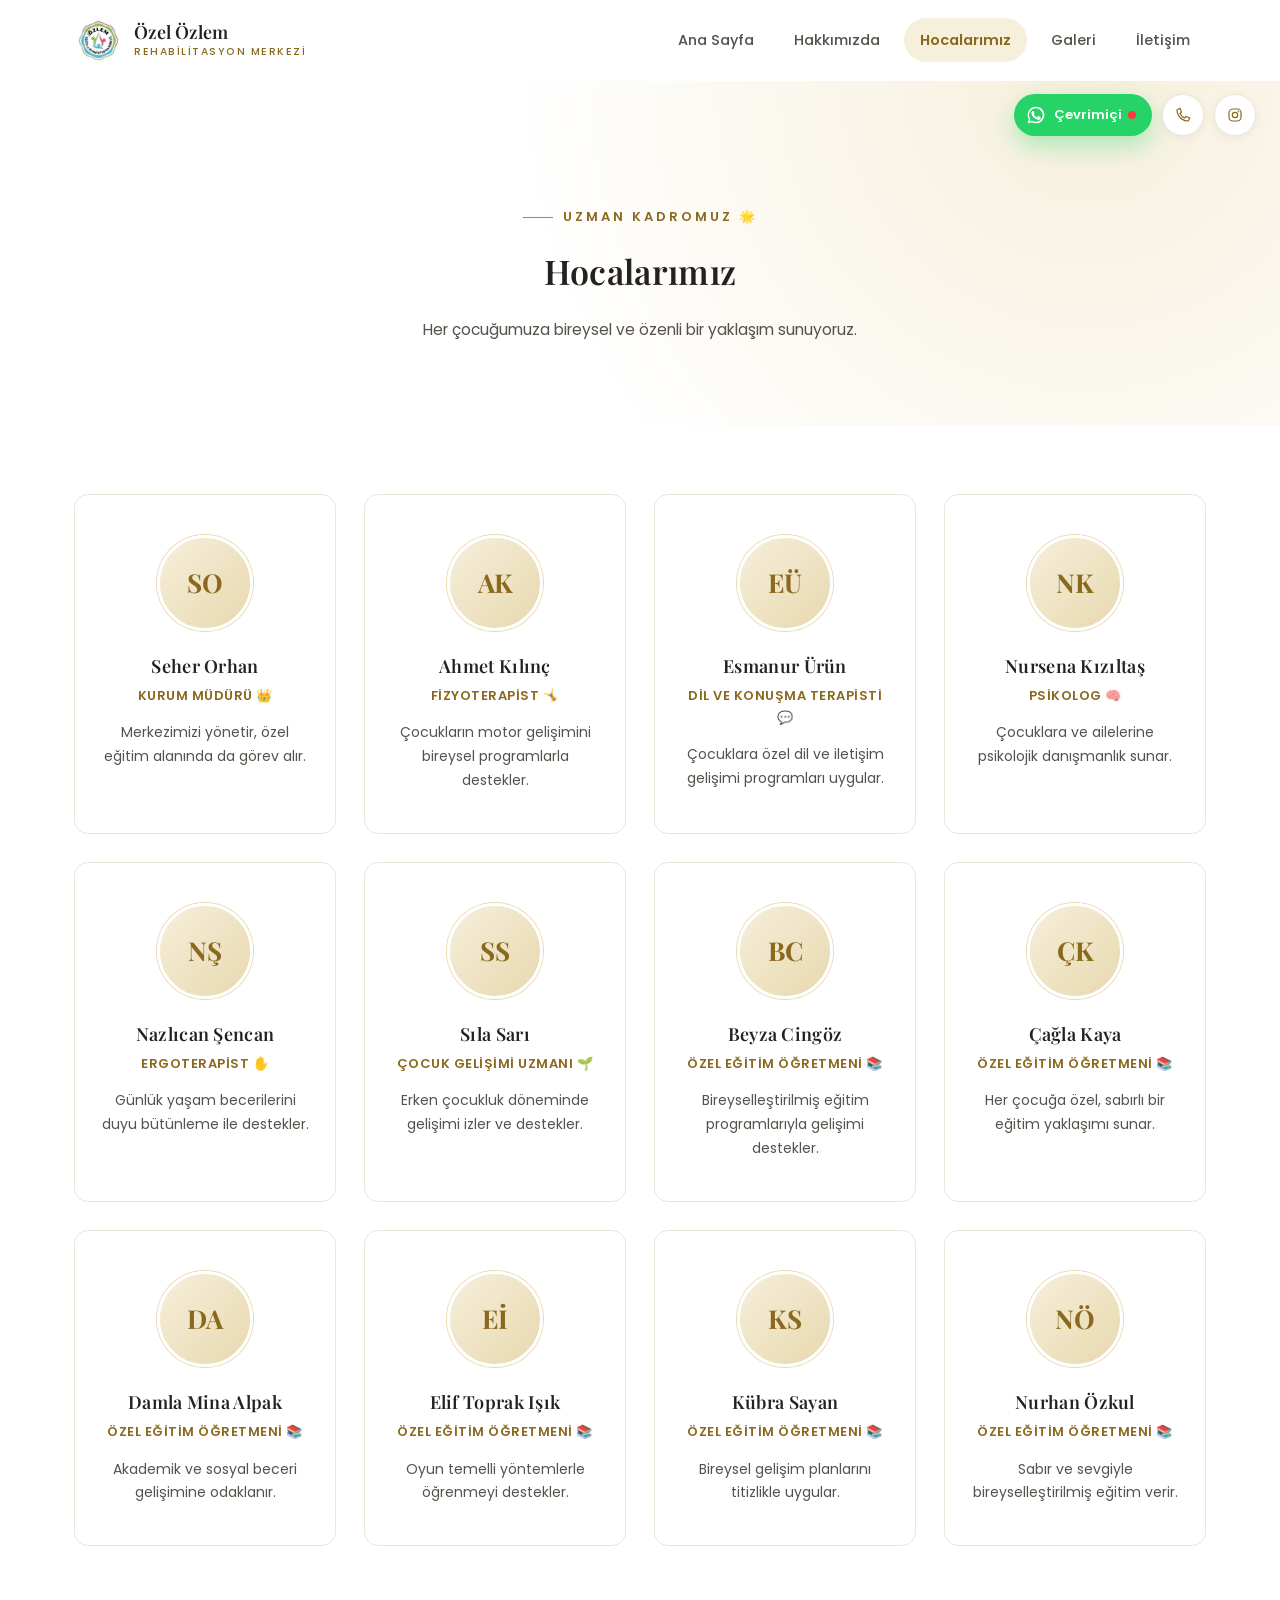
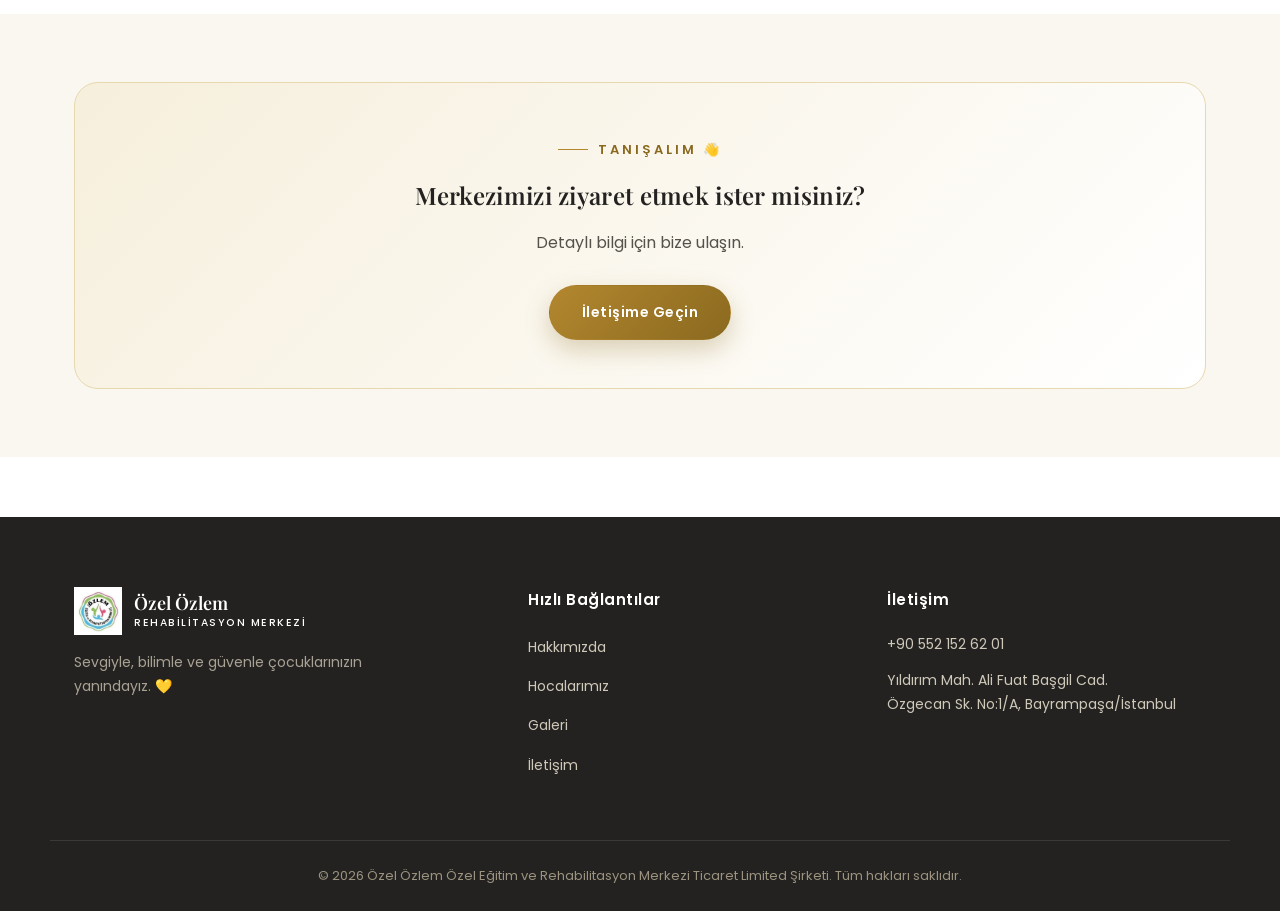
<file: hocalarimiz.html>
<!DOCTYPE html>
<html lang="tr">
<head>
<meta charset="UTF-8">
<meta name="viewport" content="width=device-width, initial-scale=1.0">
<title>Hocalarımız | Özlem Rehabilitasyon Merkezi</title>
<meta name="description" content="Özlem Rehabilitasyon Merkezi'nin uzman terapist ve öğretmen kadrosu.">
<link rel="icon" href="img/logo.webp" type="image/webp">
<link rel="preconnect" href="https://fonts.googleapis.com">
<link href="https://fonts.googleapis.com/css2?family=Playfair+Display:wght@600;700&family=Poppins:wght@300;400;500;600&display=swap" rel="stylesheet">
<link rel="stylesheet" href="css/style.css?v=10">
</head>
<body>
<div class="floating-contact-bar">
  <a href="https://wa.me/905521526201" target="_blank" rel="noopener" class="whatsapp-btn" aria-label="WhatsApp'tan yazın">
    <svg viewBox="0 0 24 24" fill="currentColor"><path d="M12 2a10 10 0 0 0-8.6 15.1L2 22l5.1-1.3A10 10 0 1 0 12 2zm0 18.2c-1.6 0-3.1-.4-4.4-1.2l-.3-.2-3 .8.8-2.9-.2-.3A8.2 8.2 0 1 1 12 20.2zm4.6-6.1c-.3-.1-1.5-.7-1.7-.8-.2-.1-.4-.1-.6.1-.2.2-.7.8-.8 1-.2.2-.3.2-.5.1-.3-.1-1.1-.4-2.1-1.3-.8-.7-1.3-1.6-1.5-1.8-.2-.2 0-.4.1-.5.1-.1.3-.3.4-.5.1-.1.2-.3.2-.4 0-.2 0-.3 0-.5 0-.1-.6-1.5-.8-2-.2-.5-.4-.4-.6-.4h-.5c-.2 0-.5.1-.7.3-.2.2-1 1-1 2.4s1 2.8 1.1 3c.1.2 2 3.1 4.9 4.3.7.3 1.2.5 1.6.6.7.2 1.3.2 1.8.1.5-.1 1.5-.6 1.7-1.2.2-.6.2-1.1.2-1.2-.1-.1-.3-.2-.6-.3z"/></svg>
    <span class="whatsapp-status"><span class="whatsapp-label">Çevrimiçi</span> <span class="live-dot"></span></span>
  </a>
  <a href="tel:+905521526201" class="mini-social" aria-label="Telefon">
    <svg viewBox="0 0 24 24" fill="none" stroke="currentColor" stroke-width="1.6"><path d="M4 5c0 8.3 6.7 15 15 15l2-4-5-2-2 2c-2.5-1.2-4.8-3.5-6-6l2-2-2-5-4 2z"/></svg>
  </a>
  <a href="https://instagram.com/ozlemrehabilitasyon" target="_blank" rel="noopener" class="mini-social" aria-label="Instagram">
    <svg viewBox="0 0 24 24" fill="none" stroke="currentColor" stroke-width="1.6"><rect x="4" y="4" width="16" height="16" rx="5"/><circle cx="12" cy="12" r="3.6"/><circle cx="16.6" cy="7.4" r="1" fill="currentColor" stroke="none"/></svg>
  </a>
</div>

<div class="side-decor left" aria-hidden="true">
  <span style="top:14%; left:22px;">🧩</span>
  <span style="top:46%; left:38px; animation-delay:1.4s;">🌈</span>
  <span style="top:78%; left:18px; animation-delay:2.6s;">⭐</span>
</div>
<div class="side-decor right" aria-hidden="true">
  <span style="top:20%; right:26px;">🎈</span>
  <span style="top:52%; right:16px; animation-delay:1.8s;">🦋</span>
  <span style="top:82%; right:32px; animation-delay:0.9s;">🧸</span>
</div>


<header class="site-header" id="siteHeader">
  <div class="container header-inner">
    <a href="index.html" class="logo">
      <img src="img/logo.webp" alt="Özlem Rehabilitasyon Merkezi Logo" class="logo-mark">
      <span class="logo-text">Özel Özlem<br><small>Rehabilitasyon Merkezi</small></span>
    </a>
    <nav class="main-nav" id="mainNav">
      <a href="index.html" class="nav-link">Ana Sayfa</a>
      <a href="hakkimizda.html" class="nav-link">Hakkımızda</a>
      <a href="hocalarimiz.html" class="nav-link active">Hocalarımız</a>
      <a href="galeri.html" class="nav-link">Galeri</a>
      <a href="iletisim.html" class="nav-link">İletişim</a>
    </nav>
    <button class="nav-toggle" id="navToggle" aria-label="Menüyü aç/kapat">
      <span></span><span></span><span></span>
    </button>
  </div>
</header>

<section class="page-hero">
  <div class="container">
    <div class="eyebrow center">Uzman Kadromuz 🌟</div>
    <h1>Hocalarımız</h1>
    <p class="hero-lead center">
      Her çocuğumuza bireysel ve özenli bir yaklaşım sunuyoruz.
    </p>
  </div>
</section>

<section>
  <div class="container">
    <div class="grid grid-4">

      <div class="card staff-card reveal">
        <div class="avatar">SO</div>
        <h3>Seher Orhan</h3>
        <span class="staff-role">Kurum Müdürü 👑</span>
        <p>Merkezimizi yönetir, özel eğitim alanında da görev alır.</p>
      </div>

      <div class="card staff-card reveal reveal-delay-1">
        <div class="avatar">AK</div>
        <h3>Ahmet Kılınç</h3>
        <span class="staff-role">Fizyoterapist 🤸</span>
        <p>Çocukların motor gelişimini bireysel programlarla destekler.</p>
      </div>

      <div class="card staff-card reveal reveal-delay-2">
        <div class="avatar">EÜ</div>
        <h3>Esmanur Ürün</h3>
        <span class="staff-role">Dil ve Konuşma Terapisti 💬</span>
        <p>Çocuklara özel dil ve iletişim gelişimi programları uygular.</p>
      </div>

      <div class="card staff-card reveal reveal-delay-3">
        <div class="avatar">NK</div>
        <h3>Nursena Kızıltaş</h3>
        <span class="staff-role">Psikolog 🧠</span>
        <p>Çocuklara ve ailelerine psikolojik danışmanlık sunar.</p>
      </div>

      <div class="card staff-card reveal">
        <div class="avatar">NŞ</div>
        <h3>Nazlıcan Şencan</h3>
        <span class="staff-role">Ergoterapist ✋</span>
        <p>Günlük yaşam becerilerini duyu bütünleme ile destekler.</p>
      </div>

      <div class="card staff-card reveal reveal-delay-1">
        <div class="avatar">SS</div>
        <h3>Sıla Sarı</h3>
        <span class="staff-role">Çocuk Gelişimi Uzmanı 🌱</span>
        <p>Erken çocukluk döneminde gelişimi izler ve destekler.</p>
      </div>

      <div class="card staff-card reveal reveal-delay-2">
        <div class="avatar">BC</div>
        <h3>Beyza Cingöz</h3>
        <span class="staff-role">Özel Eğitim Öğretmeni 📚</span>
        <p>Bireyselleştirilmiş eğitim programlarıyla gelişimi destekler.</p>
      </div>

      <div class="card staff-card reveal reveal-delay-3">
        <div class="avatar">ÇK</div>
        <h3>Çağla Kaya</h3>
        <span class="staff-role">Özel Eğitim Öğretmeni 📚</span>
        <p>Her çocuğa özel, sabırlı bir eğitim yaklaşımı sunar.</p>
      </div>

      <div class="card staff-card reveal">
        <div class="avatar">DA</div>
        <h3>Damla Mina Alpak</h3>
        <span class="staff-role">Özel Eğitim Öğretmeni 📚</span>
        <p>Akademik ve sosyal beceri gelişimine odaklanır.</p>
      </div>

      <div class="card staff-card reveal reveal-delay-1">
        <div class="avatar">Eİ</div>
        <h3>Elif Toprak Işık</h3>
        <span class="staff-role">Özel Eğitim Öğretmeni 📚</span>
        <p>Oyun temelli yöntemlerle öğrenmeyi destekler.</p>
      </div>

      <div class="card staff-card reveal reveal-delay-2">
        <div class="avatar">KS</div>
        <h3>Kübra Sayan</h3>
        <span class="staff-role">Özel Eğitim Öğretmeni 📚</span>
        <p>Bireysel gelişim planlarını titizlikle uygular.</p>
      </div>

      <div class="card staff-card reveal reveal-delay-3">
        <div class="avatar">NÖ</div>
        <h3>Nurhan Özkul</h3>
        <span class="staff-role">Özel Eğitim Öğretmeni 📚</span>
        <p>Sabır ve sevgiyle bireyselleştirilmiş eğitim verir.</p>
      </div>

    </div>
  </div>
</section>

<section class="alt">
  <div class="container">
    <div class="cta-banner reveal">
      <div class="eyebrow center">Tanışalım 👋</div>
      <h2>Merkezimizi ziyaret etmek ister misiniz?</h2>
      <p>Detaylı bilgi için bize ulaşın.</p>
      <div class="hero-actions">
        <a href="iletisim.html" class="btn btn-primary">İletişime Geçin</a>
      </div>
    </div>
  </div>
</section>

<footer class="site-footer">
  <div class="container footer-inner">
    <div class="footer-brand">
      <div class="logo">
        <img src="img/logo.webp" alt="Özlem Rehabilitasyon Merkezi Logo" class="logo-mark">
        <span class="logo-text">Özel Özlem<br><small>Rehabilitasyon Merkezi</small></span>
      </div>
      <p>Sevgiyle, bilimle ve güvenle çocuklarınızın yanındayız. 💛</p>
    </div>
    <div class="footer-nav">
      <h4>Hızlı Bağlantılar</h4>
      <ul class="footer-links">
        <li><a href="hakkimizda.html">Hakkımızda</a></li>
        <li><a href="hocalarimiz.html">Hocalarımız</a></li>
        <li><a href="galeri.html">Galeri</a></li>
        <li><a href="iletisim.html">İletişim</a></li>
      </ul>
    </div>
    <div class="footer-contact">
      <h4>İletişim</h4>
      <a href="tel:+905521526201">+90 552 152 62 01</a>
      <p>Yıldırım Mah. Ali Fuat Başgil Cad.<br>Özgecan Sk. No:1/A, Bayrampaşa/İstanbul</p>
    </div>
  </div>
  <div class="footer-bottom">&copy; <span id="year"></span> Özel Özlem Özel Eğitim ve Rehabilitasyon Merkezi Ticaret Limited Şirketi. Tüm hakları saklıdır.</div>
</footer>

<script src="js/script.js?v=10"></script>
</body>
</html>
</file>
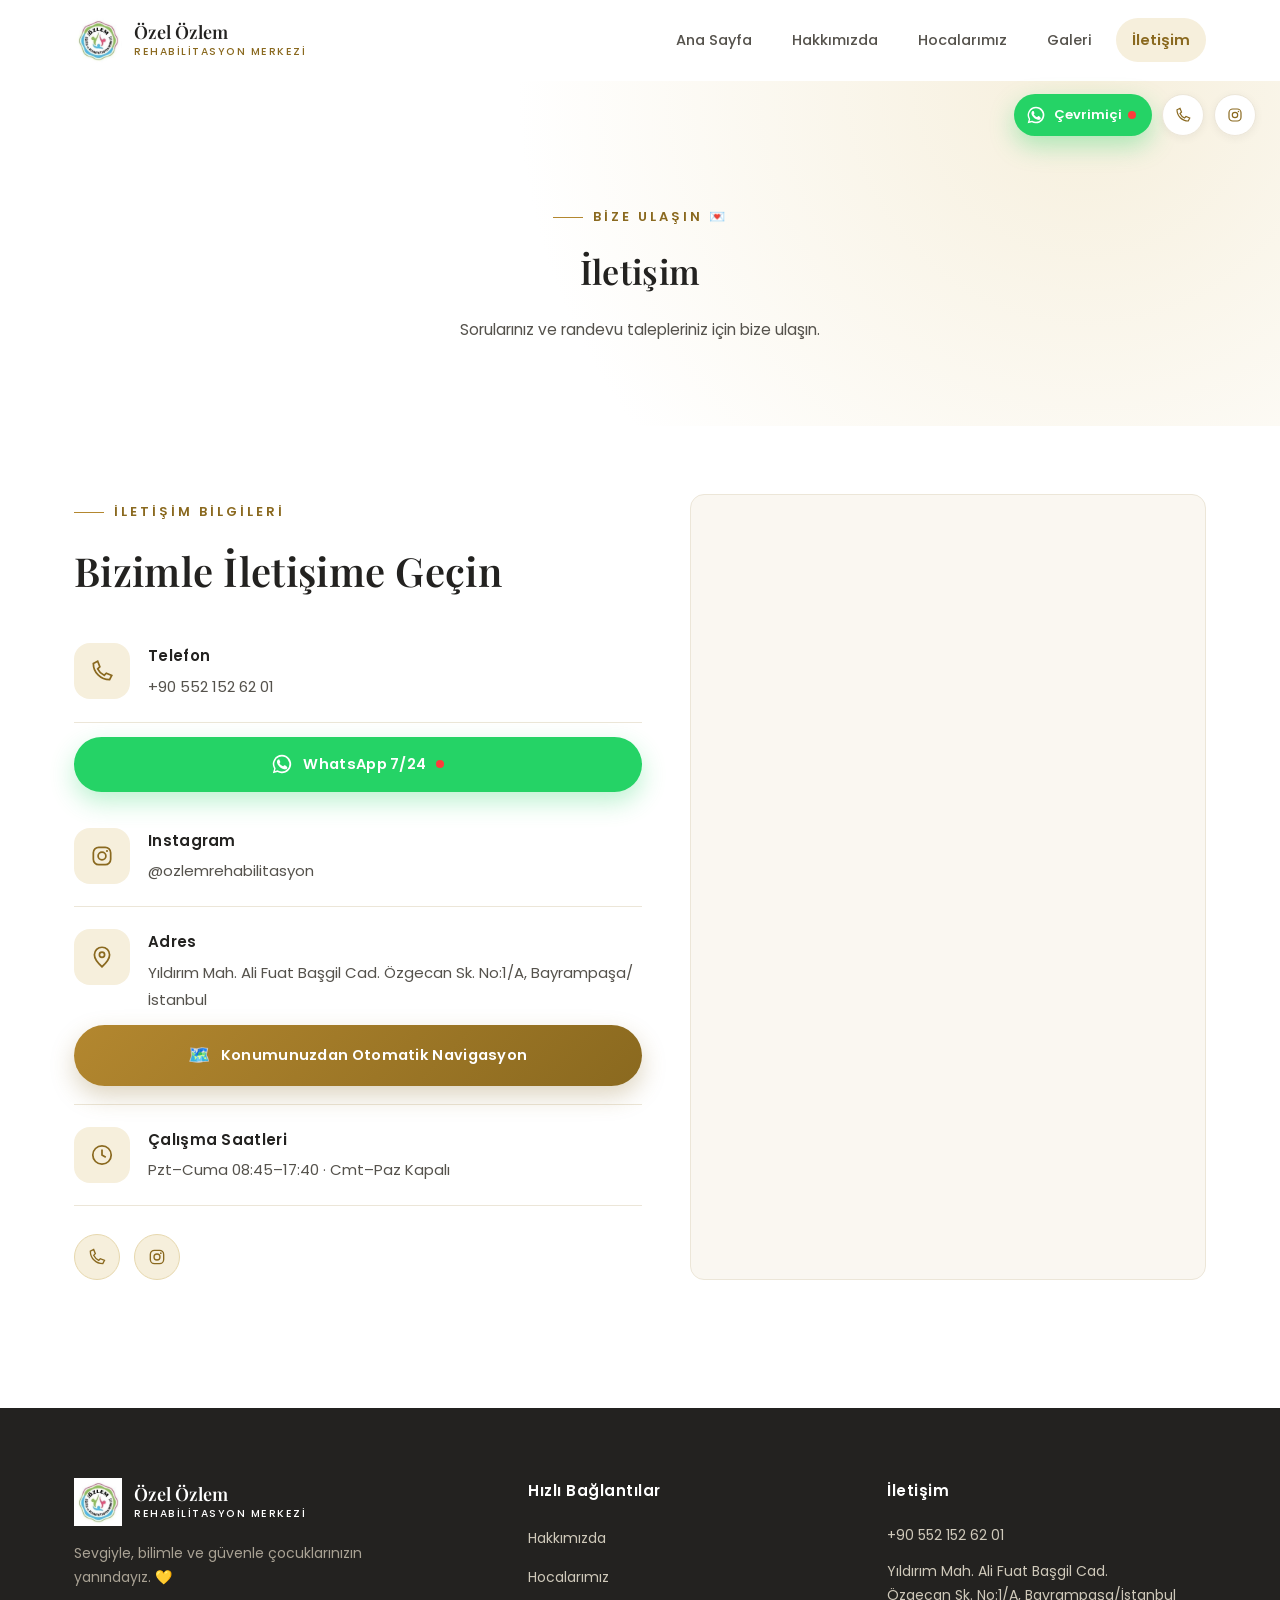
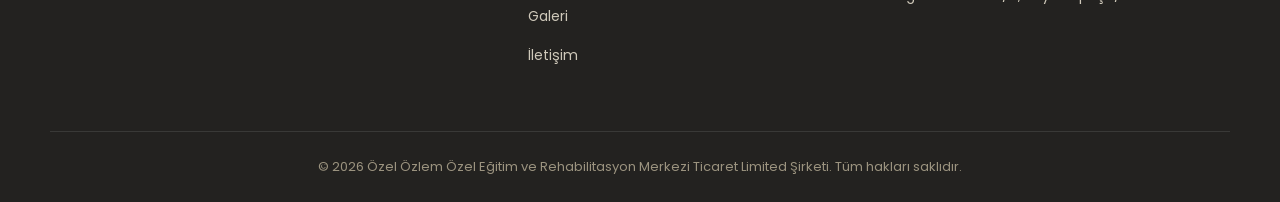
<file: iletisim.html>
<!DOCTYPE html>
<html lang="tr">
<head>
<meta charset="UTF-8">
<meta name="viewport" content="width=device-width, initial-scale=1.0">
<title>İletişim | Özlem Rehabilitasyon Merkezi</title>
<meta name="description" content="Özlem Rehabilitasyon Merkezi ile telefon, e-posta veya Instagram üzerinden iletişime geçin.">
<link rel="icon" href="img/logo.webp" type="image/webp">
<link rel="preconnect" href="https://fonts.googleapis.com">
<link href="https://fonts.googleapis.com/css2?family=Playfair+Display:wght@600;700&family=Poppins:wght@300;400;500;600&display=swap" rel="stylesheet">
<link rel="stylesheet" href="css/style.css?v=10">
</head>
<body>
<div class="floating-contact-bar">
  <a href="https://wa.me/905521526201" target="_blank" rel="noopener" class="whatsapp-btn" aria-label="WhatsApp'tan yazın">
    <svg viewBox="0 0 24 24" fill="currentColor"><path d="M12 2a10 10 0 0 0-8.6 15.1L2 22l5.1-1.3A10 10 0 1 0 12 2zm0 18.2c-1.6 0-3.1-.4-4.4-1.2l-.3-.2-3 .8.8-2.9-.2-.3A8.2 8.2 0 1 1 12 20.2zm4.6-6.1c-.3-.1-1.5-.7-1.7-.8-.2-.1-.4-.1-.6.1-.2.2-.7.8-.8 1-.2.2-.3.2-.5.1-.3-.1-1.1-.4-2.1-1.3-.8-.7-1.3-1.6-1.5-1.8-.2-.2 0-.4.1-.5.1-.1.3-.3.4-.5.1-.1.2-.3.2-.4 0-.2 0-.3 0-.5 0-.1-.6-1.5-.8-2-.2-.5-.4-.4-.6-.4h-.5c-.2 0-.5.1-.7.3-.2.2-1 1-1 2.4s1 2.8 1.1 3c.1.2 2 3.1 4.9 4.3.7.3 1.2.5 1.6.6.7.2 1.3.2 1.8.1.5-.1 1.5-.6 1.7-1.2.2-.6.2-1.1.2-1.2-.1-.1-.3-.2-.6-.3z"/></svg>
    <span class="whatsapp-status"><span class="whatsapp-label">Çevrimiçi</span> <span class="live-dot"></span></span>
  </a>
  <a href="tel:+905521526201" class="mini-social" aria-label="Telefon">
    <svg viewBox="0 0 24 24" fill="none" stroke="currentColor" stroke-width="1.6"><path d="M4 5c0 8.3 6.7 15 15 15l2-4-5-2-2 2c-2.5-1.2-4.8-3.5-6-6l2-2-2-5-4 2z"/></svg>
  </a>
  <a href="https://instagram.com/ozlemrehabilitasyon" target="_blank" rel="noopener" class="mini-social" aria-label="Instagram">
    <svg viewBox="0 0 24 24" fill="none" stroke="currentColor" stroke-width="1.6"><rect x="4" y="4" width="16" height="16" rx="5"/><circle cx="12" cy="12" r="3.6"/><circle cx="16.6" cy="7.4" r="1" fill="currentColor" stroke="none"/></svg>
  </a>
</div>

<div class="side-decor left" aria-hidden="true">
  <span style="top:14%; left:22px;">🧩</span>
  <span style="top:46%; left:38px; animation-delay:1.4s;">🌈</span>
  <span style="top:78%; left:18px; animation-delay:2.6s;">⭐</span>
</div>
<div class="side-decor right" aria-hidden="true">
  <span style="top:20%; right:26px;">🎈</span>
  <span style="top:52%; right:16px; animation-delay:1.8s;">🦋</span>
  <span style="top:82%; right:32px; animation-delay:0.9s;">🧸</span>
</div>


<header class="site-header" id="siteHeader">
  <div class="container header-inner">
    <a href="index.html" class="logo">
      <img src="img/logo.webp" alt="Özlem Rehabilitasyon Merkezi Logo" class="logo-mark">
      <span class="logo-text">Özel Özlem<br><small>Rehabilitasyon Merkezi</small></span>
    </a>
    <nav class="main-nav" id="mainNav">
      <a href="index.html" class="nav-link">Ana Sayfa</a>
      <a href="hakkimizda.html" class="nav-link">Hakkımızda</a>
      <a href="hocalarimiz.html" class="nav-link">Hocalarımız</a>
      <a href="galeri.html" class="nav-link">Galeri</a>
      <a href="iletisim.html" class="nav-link active">İletişim</a>
    </nav>
    <button class="nav-toggle" id="navToggle" aria-label="Menüyü aç/kapat">
      <span></span><span></span><span></span>
    </button>
  </div>
</header>

<section class="page-hero">
  <div class="container">
    <div class="eyebrow center">Bize Ulaşın 💌</div>
    <h1>İletişim</h1>
    <p class="hero-lead center">
      Sorularınız ve randevu talepleriniz için bize ulaşın.
    </p>
  </div>
</section>

<section>
  <div class="container">
    <div class="contact-grid">

      <div class="reveal">
        <div class="eyebrow">İletişim Bilgileri</div>
        <h2 class="section-title">Bizimle İletişime Geçin</h2>

        <div class="contact-item">
          <div class="icon-badge">
            <svg viewBox="0 0 24 24" fill="none" stroke="currentColor" stroke-width="1.6"><path d="M4 5c0 8.3 6.7 15 15 15l2-4-5-2-2 2c-2.5-1.2-4.8-3.5-6-6l2-2-2-5-4 2z"/></svg>
          </div>
          <div>
            <h4>Telefon</h4>
            <a href="tel:+905521526201">+90 552 152 62 01</a>
          </div>
        </div>

        <div class="whatsapp-inline-wrap reveal">
          <a href="https://wa.me/905521526201" target="_blank" rel="noopener" class="whatsapp-inline" aria-label="WhatsApp'tan yazın, 7/24 açık">
            <svg viewBox="0 0 24 24" fill="currentColor"><path d="M12 2a10 10 0 0 0-8.6 15.1L2 22l5.1-1.3A10 10 0 1 0 12 2zm0 18.2c-1.6 0-3.1-.4-4.4-1.2l-.3-.2-3 .8.8-2.9-.2-.3A8.2 8.2 0 1 1 12 20.2zm4.6-6.1c-.3-.1-1.5-.7-1.7-.8-.2-.1-.4-.1-.6.1-.2.2-.7.8-.8 1-.2.2-.3.2-.5.1-.3-.1-1.1-.4-2.1-1.3-.8-.7-1.3-1.6-1.5-1.8-.2-.2 0-.4.1-.5.1-.1.3-.3.4-.5.1-.1.2-.3.2-.4 0-.2 0-.3 0-.5 0-.1-.6-1.5-.8-2-.2-.5-.4-.4-.6-.4h-.5c-.2 0-.5.1-.7.3-.2.2-1 1-1 2.4s1 2.8 1.1 3c.1.2 2 3.1 4.9 4.3.7.3 1.2.5 1.6.6.7.2 1.3.2 1.8.1.5-.1 1.5-.6 1.7-1.2.2-.6.2-1.1.2-1.2-.1-.1-.3-.2-.6-.3z"/></svg>
            <span>WhatsApp 7/24</span>
            <span class="live-dot"></span>
          </a>
        </div>

        <div class="contact-item">
          <div class="icon-badge">
            <svg viewBox="0 0 24 24" fill="none" stroke="currentColor" stroke-width="1.6"><rect x="4" y="4" width="16" height="16" rx="5"/><circle cx="12" cy="12" r="3.6"/><circle cx="16.6" cy="7.4" r="1" fill="currentColor" stroke="none"/></svg>
          </div>
          <div>
            <h4>Instagram</h4>
            <a href="https://instagram.com/ozlemrehabilitasyon" target="_blank" rel="noopener">@ozlemrehabilitasyon</a>
          </div>
        </div>

        <div class="contact-item no-border">
          <div class="icon-badge">
            <svg viewBox="0 0 24 24" fill="none" stroke="currentColor" stroke-width="1.6"><path d="M12 21s-7-6.1-7-11a7 7 0 0 1 14 0c0 4.9-7 11-7 11z"/><circle cx="12" cy="10" r="2.4"/></svg>
          </div>
          <div>
            <h4>Adres</h4>
            <span class="value">Yıldırım Mah. Ali Fuat Başgil Cad. Özgecan Sk. No:1/A, Bayrampaşa/İstanbul</span>
          </div>
        </div>

        <div class="map-cta-wrap reveal">
          <a href="https://www.google.com/maps/dir/?api=1&destination=41.061987,28.891544&travelmode=driving&dir_action=navigate" target="_blank" rel="noopener" class="map-cta">
            <span>🗺️</span> Konumunuzdan Otomatik Navigasyon
          </a>
        </div>

        <div class="contact-item">
          <div class="icon-badge">
            <svg viewBox="0 0 24 24" fill="none" stroke="currentColor" stroke-width="1.6"><circle cx="12" cy="12" r="8.5"/><path d="M12 7v5l3.5 2"/></svg>
          </div>
          <div>
            <h4>Çalışma Saatleri</h4>
            <span class="value">Pzt–Cuma 08:45–17:40 · Cmt–Paz Kapalı</span>
          </div>
        </div>

        <div class="social-row">
          <a href="tel:+905521526201" class="social-circle" aria-label="Telefon">
            <svg viewBox="0 0 24 24" fill="none" stroke="currentColor" stroke-width="1.6"><path d="M4 5c0 8.3 6.7 15 15 15l2-4-5-2-2 2c-2.5-1.2-4.8-3.5-6-6l2-2-2-5-4 2z"/></svg>
          </a>
          <a href="https://instagram.com/ozlemrehabilitasyon" target="_blank" rel="noopener" class="social-circle" aria-label="Instagram">
            <svg viewBox="0 0 24 24" fill="none" stroke="currentColor" stroke-width="1.6"><rect x="4" y="4" width="16" height="16" rx="5"/><circle cx="12" cy="12" r="3.6"/><circle cx="16.6" cy="7.4" r="1" fill="currentColor" stroke="none"/></svg>
          </a>
        </div>
      </div>

      <div class="map-box reveal reveal-delay-1" style="padding:0;">
        <iframe
          src="https://www.google.com/maps?q=41.061987,28.891544&z=18&output=embed"
          width="100%" height="100%" style="border:0; min-height:340px;" loading="lazy"
          referrerpolicy="no-referrer-when-downgrade" title="Özlem Rehabilitasyon Merkezi Konum">
        </iframe>
      </div>

    </div>
  </div>
</section>

<footer class="site-footer">
  <div class="container footer-inner">
    <div class="footer-brand">
      <div class="logo">
        <img src="img/logo.webp" alt="Özlem Rehabilitasyon Merkezi Logo" class="logo-mark">
        <span class="logo-text">Özel Özlem<br><small>Rehabilitasyon Merkezi</small></span>
      </div>
      <p>Sevgiyle, bilimle ve güvenle çocuklarınızın yanındayız. 💛</p>
    </div>
    <div class="footer-nav">
      <h4>Hızlı Bağlantılar</h4>
      <ul class="footer-links">
        <li><a href="hakkimizda.html">Hakkımızda</a></li>
        <li><a href="hocalarimiz.html">Hocalarımız</a></li>
        <li><a href="galeri.html">Galeri</a></li>
        <li><a href="iletisim.html">İletişim</a></li>
      </ul>
    </div>
    <div class="footer-contact">
      <h4>İletişim</h4>
      <a href="tel:+905521526201">+90 552 152 62 01</a>
      <p>Yıldırım Mah. Ali Fuat Başgil Cad.<br>Özgecan Sk. No:1/A, Bayrampaşa/İstanbul</p>
    </div>
  </div>
  <div class="footer-bottom">&copy; <span id="year"></span> Özel Özlem Özel Eğitim ve Rehabilitasyon Merkezi Ticaret Limited Şirketi. Tüm hakları saklıdır.</div>
</footer>

<script src="js/script.js?v=10"></script>
</body>
</html>
</file>
<file: css/style.css>
/* =========================================================
   Özlem Rehabilitasyon Merkezi — Ortak Stil Dosyası
   Tema: Beyaz zemin + koyu gold (lüks) vurgu rengi
   ========================================================= */

:root {
  --white: #ffffff;
  --offwhite: #faf7f1;
  --charcoal: #232220;
  --charcoal-soft: #55524c;
  --gold: #b3872f;
  --gold-dark: #8a691f;
  --gold-light: #e7d8ae;
  --gold-pale: #f6efdc;
  --border: #ece6d8;
  --shadow-sm: 0 2px 10px rgba(35, 34, 32, 0.06);
  --shadow-md: 0 10px 30px rgba(35, 34, 32, 0.08);
  --shadow-lg: 0 20px 50px rgba(35, 34, 32, 0.12);
  --radius: 14px;
  --transition: 0.45s cubic-bezier(0.22, 1, 0.36, 1);
}

* { box-sizing: border-box; }

html { scroll-behavior: smooth; }

body {
  margin: 0;
  font-family: 'Poppins', 'Segoe UI', sans-serif;
  color: var(--charcoal);
  background: var(--white);
  line-height: 1.7;
  -webkit-font-smoothing: antialiased;
  overflow-x: hidden;
}

h1, h2, h3, h4 {
  font-family: 'Playfair Display', 'Georgia', serif;
  color: var(--charcoal);
  margin: 0 0 0.5em;
  font-weight: 600;
  letter-spacing: 0.3px;
}

p { margin: 0 0 1em; color: var(--charcoal-soft); }

a { text-decoration: none; color: inherit; }

img { max-width: 100%; display: block; }

.container {
  width: 100%;
  max-width: 1180px;
  margin: 0 auto;
  padding: 0 24px;
}

/* ---------- Ortak eyeliner / süsler ---------- */

.eyebrow {
  display: inline-flex;
  align-items: center;
  gap: 10px;
  font-size: 13px;
  letter-spacing: 3px;
  text-transform: uppercase;
  color: var(--gold-dark);
  font-weight: 600;
  margin-bottom: 14px;
}

.eyebrow::before {
  content: "";
  width: 30px;
  height: 1px;
  background: var(--gold);
  display: inline-block;
}

.section-title {
  font-size: clamp(28px, 3.5vw, 40px);
  margin-bottom: 16px;
}

.section-lead {
  max-width: 620px;
  color: var(--charcoal-soft);
  font-size: 15px;
  margin-bottom: 36px;
}

.center { text-align: center; margin-left: auto; margin-right: auto; }

section { padding: 68px 0; }
section.alt { background: var(--offwhite); }

/* ---------- Butonlar ---------- */

.btn {
  display: inline-flex;
  align-items: center;
  gap: 10px;
  padding: 15px 32px;
  border-radius: 999px;
  font-size: 14px;
  font-weight: 600;
  letter-spacing: 0.5px;
  cursor: pointer;
  border: 1px solid transparent;
  transition: all var(--transition);
  white-space: nowrap;
}

.btn-primary {
  background: linear-gradient(135deg, var(--gold) 0%, var(--gold-dark) 100%);
  color: var(--white);
  box-shadow: 0 10px 24px rgba(138, 105, 31, 0.28);
}
.btn-primary:hover {
  transform: translateY(-3px);
  box-shadow: 0 16px 32px rgba(138, 105, 31, 0.36);
}

.btn-outline {
  background: transparent;
  color: var(--charcoal);
  border: 1px solid var(--border);
}
.btn-outline:hover {
  border-color: var(--gold);
  color: var(--gold-dark);
  transform: translateY(-3px);
}

/* =========================================================
   FLOATING WHATSAPP / TELEFON / INSTAGRAM
   ========================================================= */

.floating-contact-bar {
  position: fixed;
  top: 94px;
  right: 24px;
  z-index: 1200;
  display: flex;
  align-items: center;
  gap: 10px;
}

.whatsapp-btn {
  display: flex;
  align-items: center;
  gap: 8px;
  background: #25d366;
  color: var(--white);
  padding: 10px 16px 10px 12px;
  border-radius: 999px;
  box-shadow: 0 10px 24px rgba(37, 211, 102, 0.35);
  font-size: 13px;
  font-weight: 600;
  transition: transform var(--transition), box-shadow var(--transition);
}

.whatsapp-btn:hover {
  transform: translateY(-3px);
  box-shadow: 0 16px 32px rgba(37, 211, 102, 0.45);
}

.whatsapp-btn svg { width: 20px; height: 20px; flex-shrink: 0; }

.whatsapp-status {
  display: flex;
  align-items: center;
  gap: 6px;
  white-space: nowrap;
}

.live-dot {
  width: 8px;
  height: 8px;
  border-radius: 50%;
  background: #ff3b3b;
  animation: livePulse 1.6s infinite;
}

@keyframes livePulse {
  0% { box-shadow: 0 0 0 0 rgba(255, 59, 59, 0.55); }
  70% { box-shadow: 0 0 0 9px rgba(255, 59, 59, 0); }
  100% { box-shadow: 0 0 0 0 rgba(255, 59, 59, 0); }
}

.mini-social {
  width: 42px;
  height: 42px;
  border-radius: 50%;
  display: flex;
  align-items: center;
  justify-content: center;
  background: var(--white);
  border: 1px solid var(--border);
  box-shadow: var(--shadow-sm);
  color: var(--gold-dark);
  transition: all var(--transition);
  flex-shrink: 0;
}

.mini-social:hover {
  background: var(--gold);
  color: var(--white);
  transform: translateY(-3px);
}

.mini-social svg { width: 18px; height: 18px; }

@media (max-width: 768px) {
  .floating-contact-bar { top: 80px; right: 12px; gap: 8px; }
  .whatsapp-label { display: none; }
  .whatsapp-btn { padding: 9px; }
  .mini-social { width: 38px; height: 38px; }
  .mini-social svg { width: 16px; height: 16px; }
}

/* =========================================================
   YAN DEKOR (sadece geniş ekranlarda, boş kenarlarda)
   ========================================================= */

.side-decor {
  position: fixed;
  top: 0;
  height: 100vh;
  width: 100px;
  pointer-events: none;
  z-index: 1;
  display: none;
}
.side-decor.left { left: 0; }
.side-decor.right { right: 0; }

.side-decor span {
  position: absolute;
  font-size: 32px;
  opacity: 0.4;
  filter: drop-shadow(0 6px 12px rgba(35, 34, 32, 0.08));
  animation: floatDecor 7s ease-in-out infinite;
}

@keyframes floatDecor {
  0%, 100% { transform: translateY(0) rotate(-6deg); }
  50% { transform: translateY(-16px) rotate(6deg); }
}

@media (min-width: 1480px) {
  .side-decor { display: block; }
}

/* =========================================================
   HEADER
   ========================================================= */

.site-header {
  position: sticky;
  top: 0;
  z-index: 1000;
  background: rgba(255, 255, 255, 0.9);
  backdrop-filter: blur(10px);
  border-bottom: 1px solid transparent;
  transition: box-shadow var(--transition), border-color var(--transition);
}

.site-header.scrolled {
  box-shadow: var(--shadow-sm);
  border-bottom-color: var(--border);
}

.header-inner {
  display: flex;
  align-items: center;
  justify-content: space-between;
  padding: 16px 24px;
}

.logo {
  display: flex;
  align-items: center;
  gap: 12px;
}

.logo-mark {
  width: 48px;
  height: 48px;
  object-fit: contain;
  flex-shrink: 0;
}

.logo-text {
  font-family: 'Playfair Display', serif;
  font-size: 18px;
  font-weight: 600;
  line-height: 1.2;
  color: var(--charcoal);
}

.logo-text small {
  display: block;
  font-family: 'Poppins', sans-serif;
  font-size: 10.5px;
  font-weight: 500;
  letter-spacing: 1.5px;
  text-transform: uppercase;
  color: var(--gold-dark);
  margin-top: 2px;
}

.main-nav {
  display: flex;
  align-items: center;
  gap: 8px;
}

.nav-link {
  position: relative;
  padding: 10px 16px;
  font-size: 14.5px;
  font-weight: 500;
  color: var(--charcoal-soft);
  border-radius: 999px;
  transition: color var(--transition), background var(--transition);
}

.nav-link:hover { color: var(--gold-dark); background: var(--gold-pale); }

.nav-link.active {
  color: var(--gold-dark);
  background: var(--gold-pale);
  font-weight: 600;
}

.nav-toggle {
  display: none;
  flex-direction: column;
  justify-content: center;
  gap: 5px;
  width: 40px;
  height: 40px;
  border: none;
  background: transparent;
  cursor: pointer;
}

.nav-toggle span {
  display: block;
  height: 2px;
  width: 100%;
  background: var(--charcoal);
  border-radius: 2px;
  transition: transform var(--transition), opacity var(--transition);
}

.nav-toggle.open span:nth-child(1) { transform: translateY(7px) rotate(45deg); }
.nav-toggle.open span:nth-child(2) { opacity: 0; }
.nav-toggle.open span:nth-child(3) { transform: translateY(-7px) rotate(-45deg); }

/* =========================================================
   HERO
   ========================================================= */

.hero {
  position: relative;
  padding: 88px 0 64px;
  background:
    radial-gradient(circle at 85% 15%, var(--gold-pale) 0%, transparent 45%),
    radial-gradient(circle at 10% 90%, var(--gold-pale) 0%, transparent 40%),
    var(--white);
  overflow: hidden;
}

.hero::before {
  content: "";
  position: absolute;
  inset: 0;
  background-image: linear-gradient(var(--border) 1px, transparent 1px),
    linear-gradient(90deg, var(--border) 1px, transparent 1px);
  background-size: 46px 46px;
  opacity: 0.35;
  mask-image: radial-gradient(circle at 50% 0%, black, transparent 70%);
  z-index: 1;
}

.hero-photo-marquee {
  position: absolute;
  inset: 0;
  overflow: hidden;
  z-index: 0;
}

.hero-photo-marquee::after {
  content: "";
  position: absolute;
  inset: 0;
  background: linear-gradient(180deg, rgba(255, 255, 255, 0.86) 0%, rgba(255, 255, 255, 0.6) 45%, rgba(255, 255, 255, 0.86) 100%);
}

.hero-photo-track {
  display: flex;
  align-items: center;
  height: 100%;
  width: max-content;
  gap: 14px;
  animation: heroMarquee 70s linear infinite;
  will-change: transform;
}

.hero-photo-track img {
  height: 260px;
  width: 340px;
  object-fit: cover;
  border-radius: 18px;
  opacity: 0.5;
  filter: grayscale(20%) saturate(115%);
  flex-shrink: 0;
}

.hero-action-mobile-only { display: none; }

@keyframes heroMarquee {
  from { transform: translateX(0); }
  to { transform: translateX(-50%); }
}

@media (prefers-reduced-motion: reduce) {
  .hero-photo-track { animation: none; }
}

@media (max-width: 768px) {
  .hero-photo-track img { height: 160px; width: 220px; }
  .hero-action-mobile-only { display: inline-flex; }
}

.hero-inner {
  position: relative;
  max-width: 760px;
  text-align: center;
  margin: 0 auto;
  z-index: 2;
}

.hero h1 {
  font-size: clamp(26px, 3.6vw, 40px);
  line-height: 1.2;
}

.hero h1 .accent {
  color: var(--gold-dark);
  position: relative;
  white-space: nowrap;
}

.hero-lead {
  font-size: 15.5px;
  max-width: 520px;
  margin: 0 auto 28px;
}

.hero-actions {
  display: flex;
  gap: 16px;
  justify-content: center;
  flex-wrap: wrap;
}

.page-hero {
  padding: 118px 0 54px;
  text-align: center;
  background:
    radial-gradient(circle at 85% 0%, var(--gold-pale) 0%, transparent 50%),
    var(--white);
}

.page-hero h1 { font-size: clamp(24px, 3.2vw, 34px); }

/* =========================================================
   KARTLAR / GRID
   ========================================================= */

.grid {
  display: grid;
  gap: 28px;
}

.grid-3 { grid-template-columns: repeat(3, 1fr); }
.grid-4 { grid-template-columns: repeat(4, 1fr); }
.grid-2 { grid-template-columns: repeat(2, 1fr); }

.card {
  background: var(--white);
  border: 1px solid var(--border);
  border-radius: var(--radius);
  padding: 36px 28px;
  transition: transform var(--transition), box-shadow var(--transition), border-color var(--transition);
}

.card:hover {
  transform: translateY(-6px);
  box-shadow: var(--shadow-md);
  border-color: var(--gold-light);
}

.card-highlight {
  border: 2px solid var(--gold);
  background: linear-gradient(180deg, var(--gold-pale) 0%, var(--white) 45%);
  box-shadow: 0 8px 22px rgba(179, 135, 47, 0.16);
}

.card-highlight:hover {
  border-color: var(--gold-dark);
  box-shadow: 0 16px 32px rgba(179, 135, 47, 0.24);
}

.icon-badge {
  width: 56px;
  height: 56px;
  border-radius: 16px;
  background: var(--gold-pale);
  color: var(--gold-dark);
  display: flex;
  align-items: center;
  justify-content: center;
  margin-bottom: 20px;
}

.icon-badge svg { width: 26px; height: 26px; }

.card h3 { font-size: 19px; margin-bottom: 10px; }
.card p { font-size: 14.5px; margin-bottom: 0; }

/* ---------- İstatistik / Sayaç ---------- */

.stats {
  background: linear-gradient(135deg, var(--charcoal) 0%, #322c1f 100%);
  border-radius: 24px;
  padding: 48px 36px;
  color: var(--white);
}

.stats .grid-4 { gap: 20px; }

.stat-item { text-align: center; }

.stat-number {
  font-family: 'Playfair Display', serif;
  font-size: clamp(32px, 4vw, 46px);
  color: var(--gold-light);
  font-weight: 700;
}

.stat-label {
  font-size: 13.5px;
  letter-spacing: 1px;
  text-transform: uppercase;
  color: #d8d2c4;
  margin-top: 6px;
}

/* ---------- Liste (olanaklar, saatler) ---------- */

.check-list { list-style: none; padding: 0; margin: 0; }

.check-list li {
  display: flex;
  align-items: flex-start;
  gap: 14px;
  padding: 14px 0;
  border-bottom: 1px solid var(--border);
  font-size: 15px;
  color: var(--charcoal-soft);
}

.check-list li:last-child { border-bottom: none; }

.check-list svg {
  flex-shrink: 0;
  width: 20px;
  height: 20px;
  color: var(--gold-dark);
  margin-top: 2px;
}

.hours-table {
  width: 100%;
  border-collapse: collapse;
}

.hours-table td {
  padding: 16px 0;
  border-bottom: 1px solid var(--border);
  font-size: 15px;
}

.hours-table tr:last-child td { border-bottom: none; }
.hours-table td:first-child { color: var(--charcoal); font-weight: 500; }
.hours-table td:last-child { text-align: right; color: var(--gold-dark); font-weight: 600; }

/* =========================================================
   HOCALARIMIZ
   ========================================================= */

.staff-card {
  text-align: center;
  padding: 40px 26px;
}

.avatar {
  width: 96px;
  height: 96px;
  border-radius: 50%;
  margin: 0 auto 20px;
  display: flex;
  align-items: center;
  justify-content: center;
  background: linear-gradient(135deg, var(--gold-pale), var(--gold-light));
  color: var(--gold-dark);
  font-family: 'Playfair Display', serif;
  font-size: 26px;
  font-weight: 700;
  border: 3px solid var(--white);
  box-shadow: 0 0 0 1px var(--gold-light);
  /* NOT: Fotoğraflar geldiğinde bu daire yerine <img> konacak */
}

.staff-card h3 { font-size: 18px; margin-bottom: 4px; }

.staff-role {
  color: var(--gold-dark);
  font-size: 13px;
  font-weight: 600;
  letter-spacing: 0.5px;
  text-transform: uppercase;
  margin-bottom: 14px;
  display: block;
}

.staff-card p { font-size: 14px; }

/* =========================================================
   GALERİ
   ========================================================= */

.gallery-grid {
  display: grid;
  grid-template-columns: repeat(3, 1fr);
  gap: 22px;
}

.gallery-item {
  aspect-ratio: 4 / 3;
  border-radius: var(--radius);
  border: 1px solid var(--border);
  background: var(--offwhite);
  box-shadow: 0 6px 18px rgba(30, 26, 20, 0.08);
  transition: transform var(--transition), box-shadow var(--transition);
  overflow: hidden;
  position: relative;
}

.gallery-item:hover {
  transform: scale(1.02);
  box-shadow: 0 14px 30px rgba(30, 26, 20, 0.16);
}

.gallery-item img {
  width: 100%;
  height: 100%;
  object-fit: cover;
  display: block;
  transition: transform 0.6s ease;
}
.gallery-item:hover img { transform: scale(1.06); }

.gallery-item svg { width: 30px; height: 30px; }

.lightbox {
  position: fixed;
  inset: 0;
  background: rgba(20, 16, 10, 0.9);
  display: flex;
  align-items: center;
  justify-content: center;
  padding: 40px;
  z-index: 999;
  opacity: 0;
  pointer-events: none;
  transition: opacity var(--transition);
}

.lightbox.open {
  opacity: 1;
  pointer-events: auto;
}

.lightbox img {
  max-width: 100%;
  max-height: 100%;
  border-radius: 12px;
  box-shadow: 0 20px 60px rgba(0, 0, 0, 0.5);
  transform: scale(0.96);
  transition: transform var(--transition);
}

.lightbox.open img { transform: scale(1); }

.lightbox-close {
  position: absolute;
  top: 20px;
  right: 24px;
  width: 44px;
  height: 44px;
  border-radius: 50%;
  border: none;
  background: rgba(255, 255, 255, 0.12);
  color: var(--white);
  font-size: 28px;
  line-height: 1;
  cursor: pointer;
  display: flex;
  align-items: center;
  justify-content: center;
  transition: background var(--transition);
}

.lightbox-close:hover { background: rgba(255, 255, 255, 0.24); }

body.no-scroll { overflow: hidden; }

/* =========================================================
   İLETİŞİM
   ========================================================= */

.contact-grid {
  display: grid;
  grid-template-columns: 1.1fr 1fr;
  gap: 48px;
  align-items: start;
}

.contact-item {
  display: flex;
  gap: 18px;
  align-items: flex-start;
  padding: 22px 0;
  border-bottom: 1px solid var(--border);
}

.contact-item:last-child { border-bottom: none; }

.contact-item .icon-badge {
  margin-bottom: 0;
  flex-shrink: 0;
}

.contact-item h4 {
  font-size: 15px;
  margin-bottom: 4px;
  font-family: 'Poppins', sans-serif;
  font-weight: 600;
}

.contact-item a, .contact-item span.value {
  font-size: 15px;
  color: var(--charcoal-soft);
  transition: color var(--transition);
}

.contact-item a:hover { color: var(--gold-dark); }

.map-box {
  border-radius: var(--radius);
  border: 1px solid var(--border);
  overflow: hidden;
  height: 100%;
  min-height: 340px;
  background: var(--offwhite);
  display: flex;
  align-items: center;
  justify-content: center;
  text-align: center;
  color: var(--charcoal-soft);
  padding: 30px;
}

.whatsapp-inline-wrap {
  padding: 14px 0;
}

.contact-item.no-border {
  border-bottom: none;
  padding-bottom: 6px;
}

.map-cta-wrap {
  padding: 6px 0 18px;
  border-bottom: 1px solid var(--border);
}

.map-cta {
  display: flex;
  align-items: center;
  justify-content: center;
  gap: 10px;
  width: 100%;
  padding: 15px 20px;
  background: linear-gradient(135deg, var(--gold) 0%, var(--gold-dark) 100%);
  color: var(--white);
  border-radius: 999px;
  font-size: 14.5px;
  font-weight: 600;
  letter-spacing: 0.3px;
  box-shadow: 0 10px 24px rgba(138, 105, 31, 0.28);
  transition: transform var(--transition), box-shadow var(--transition);
}

.map-cta span { font-size: 18px; }

.map-cta:hover {
  transform: translateY(-3px);
  box-shadow: 0 16px 32px rgba(138, 105, 31, 0.36);
}

.whatsapp-inline {
  display: flex;
  align-items: center;
  justify-content: center;
  gap: 10px;
  width: 100%;
  padding: 15px 20px;
  background: #25d366;
  color: var(--white);
  border-radius: 999px;
  font-size: 14.5px;
  font-weight: 600;
  letter-spacing: 0.3px;
  box-shadow: 0 10px 24px rgba(37, 211, 102, 0.3);
  animation: whatsappPulse 2.4s ease-in-out infinite;
  transition: transform var(--transition), box-shadow var(--transition);
}

.whatsapp-inline:hover {
  transform: translateY(-3px);
  box-shadow: 0 16px 32px rgba(37, 211, 102, 0.42);
}

.whatsapp-inline svg { width: 22px; height: 22px; flex-shrink: 0; }

@keyframes whatsappPulse {
  0%, 100% { box-shadow: 0 10px 24px rgba(37, 211, 102, 0.3); }
  50% { box-shadow: 0 10px 30px rgba(37, 211, 102, 0.55); }
}

.social-row {
  display: flex;
  gap: 14px;
  margin-top: 28px;
}

.social-circle {
  width: 46px;
  height: 46px;
  border-radius: 50%;
  display: flex;
  align-items: center;
  justify-content: center;
  background: var(--gold-pale);
  color: var(--gold-dark);
  border: 1px solid var(--gold-light);
  transition: all var(--transition);
}

.social-circle:hover {
  background: var(--gold);
  color: var(--white);
  transform: translateY(-4px);
}

.social-circle svg { width: 20px; height: 20px; }

/* =========================================================
   CTA BANNER
   ========================================================= */

.cta-banner {
  border-radius: 24px;
  padding: 48px 36px;
  text-align: center;
  background: linear-gradient(135deg, var(--gold-pale), var(--white));
  border: 1px solid var(--gold-light);
}

.cta-banner h2 { margin-bottom: 14px; }
.cta-banner .hero-actions { margin-top: 28px; }

/* =========================================================
   FOOTER
   ========================================================= */

.site-footer {
  background: var(--charcoal);
  color: #cfc9ba;
  padding: 70px 0 0;
  margin-top: 60px;
}

.footer-inner {
  display: grid;
  grid-template-columns: 1.3fr 1fr 1fr;
  gap: 40px;
  padding-bottom: 50px;
  border-bottom: 1px solid rgba(255,255,255,0.1);
}

.footer-inner h4 {
  color: var(--white);
  font-size: 15px;
  font-family: 'Poppins', sans-serif;
  font-weight: 600;
  margin-bottom: 20px;
  letter-spacing: 0.5px;
}

.footer-brand .logo-text, .footer-brand .logo-text small { color: var(--white); }
.footer-brand p { color: #a9a294; font-size: 14px; margin-top: 16px; max-width: 320px; }

.footer-links { list-style: none; padding: 0; margin: 0; }
.footer-links li { margin-bottom: 12px; }
.footer-links a { font-size: 14px; color: #cfc9ba; transition: color var(--transition); }
.footer-links a:hover { color: var(--gold-light); }

.footer-contact p, .footer-contact a {
  font-size: 14px;
  color: #cfc9ba;
  display: block;
  margin-bottom: 12px;
}
.footer-contact a:hover { color: var(--gold-light); }

.footer-bottom {
  text-align: center;
  font-size: 13px;
  color: #9b937f;
  padding: 24px 0;
}

/* =========================================================
   SCROLL REVEAL ANIMASYONU
   ========================================================= */

.reveal {
  opacity: 0;
  transform: translateY(16px);
  transition: opacity 0.5s ease, transform 0.5s ease;
}

.reveal.visible {
  opacity: 1;
  transform: translateY(0);
}

.reveal-delay-1 { transition-delay: 0.06s; }
.reveal-delay-2 { transition-delay: 0.12s; }
.reveal-delay-3 { transition-delay: 0.18s; }
.reveal-delay-4 { transition-delay: 0.24s; }

/* =========================================================
   RESPONSIVE
   ========================================================= */

@media (max-width: 960px) {
  .grid-4 { grid-template-columns: repeat(2, 1fr); }
  .grid-3 { grid-template-columns: repeat(2, 1fr); }
  .contact-grid { grid-template-columns: 1fr; }
  .footer-inner { grid-template-columns: 1fr 1fr; }
  .gallery-grid { grid-template-columns: repeat(2, 1fr); }
}

@media (max-width: 768px) {
  .main-nav {
    position: fixed;
    top: 78px;
    left: 16px;
    right: 16px;
    background: var(--white);
    flex-direction: column;
    align-items: stretch;
    padding: 14px;
    border-radius: var(--radius);
    box-shadow: var(--shadow-lg);
    border: 1px solid var(--border);
    transform: translateY(-14px);
    opacity: 0;
    pointer-events: none;
    transition: all var(--transition);
  }
  .main-nav.open {
    transform: translateY(0);
    opacity: 1;
    pointer-events: auto;
  }
  .nav-link { padding: 14px 16px; }
  .nav-toggle { display: flex; }
  .grid-2 { grid-template-columns: 1fr; }
  .grid-2-mobile-split { grid-template-columns: repeat(2, 1fr); gap: 12px; }
  .grid-2-mobile-split .card { padding: 16px 12px; }
  .grid-2-mobile-split .icon-badge { width: 38px; height: 38px; margin-bottom: 10px; }
  .grid-2-mobile-split .icon-badge svg { width: 20px; height: 20px; }
  .grid-2-mobile-split h3 { font-size: 15px; }
  .grid-2-mobile-split p { font-size: 12.5px; }
  .grid-4, .grid-3 { grid-template-columns: repeat(2, 1fr); gap: 16px; }
  .card { padding: 24px 18px; }
  .footer-inner { grid-template-columns: 1fr; }
  section { padding: 50px 0; }
  .stats { padding: 36px 22px; }
  .stats .grid-4 { gap: 20px 16px; }
  .gallery-grid { grid-template-columns: 1fr 1fr; }
}
</file>
